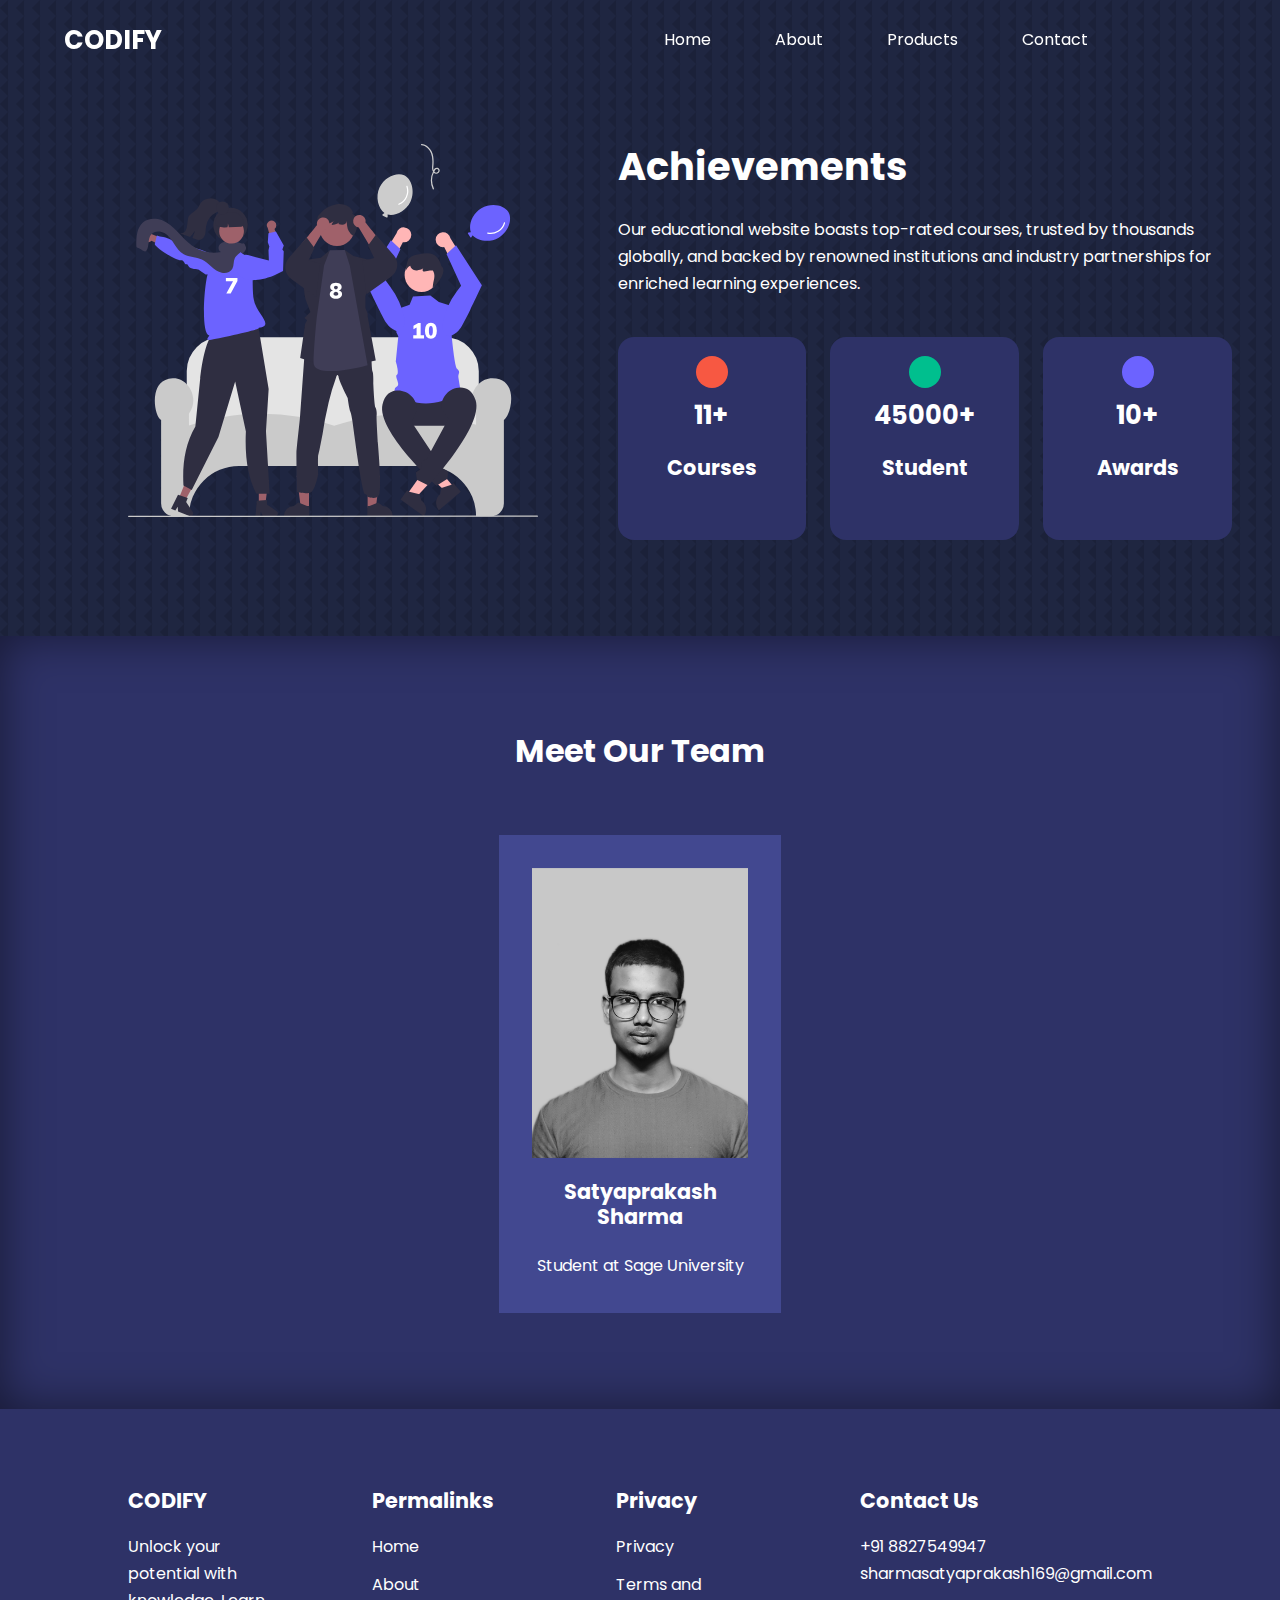
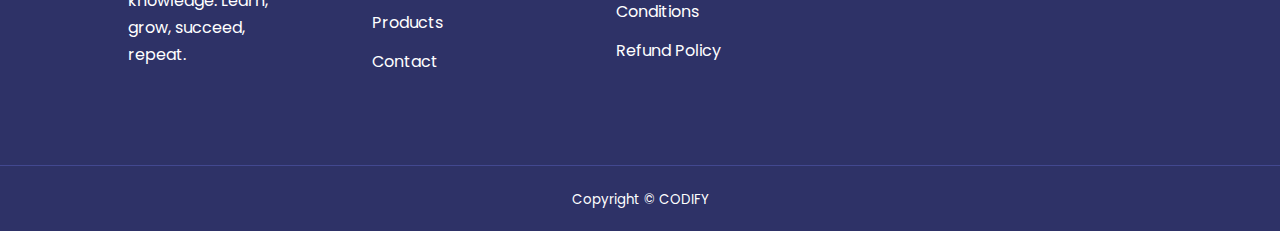
<file: about.html>
<!DOCTYPE html>
<html lang="en">
<head>
    <meta charset="UTF-8">
    <meta name="viewport" content="width=device-width, initial-scale=1.0">
    <title>CODIFY</title>
    
    <link rel="stylesheet" href="https://cdnjs.cloudflare.com/ajax/libs/font-awesome/6.5.2/css/all.min.css" integrity="sha512-SnH5WK+bZxgPHs44uWIX+LLJAJ9/2PkPKZ5QiAj6Ta86w+fsb2TkcmfRyVX3pBnMFcV7oQPJkl9QevSCWr3W6A==" crossorigin="anonymous" referrerpolicy="no-referrer" />

    <link rel="preconnect" href="https://fonts.googleapis.com">
    <link rel="preconnect" href="https://fonts.gstatic.com" crossorigin>
    <link href="https://fonts.googleapis.com/css2?family=Merriweather:ital,wght@0,300;0,400;0,700;0,900;1,300;1,400;1,700;1,900&family=Poppins:ital,wght@0,100;0,200;0,300;0,400;0,500;0,600;0,700;0,800;0,900;1,100;1,200;1,300;1,400;1,500;1,600;1,700;1,800;1,900&display=swap" rel="stylesheet">
    



    <link rel="stylesheet" href="./css/style.css">
    <link rel="stylesheet" href="./css/about.css">

    <style>
        body{
            background-image: url(/images/bg-texture.png);
        }
    </style>

</head>
<body>
    <nav>
        <div class="container nav__container">
            <a href="main.html"><h3>CODIFY</h3></a>
            <ul class="nav__menu">
                <li><a href="main.html">Home</a></li>
                <li><a href="about.html">About</a></li>
                <li><a href="courses.html">Products</a></li>
                <li><a href="contact.html">Contact</a></li>
                <li><a href="userAcc.html"><i class="fa-solid fa-circle-user" style="color: #fafcff;" id="user"></i></a></li>
            </ul>
        <button id="open-menu-btn"><i class="fa-solid fa-bars" style="color: #fff;"></i></button>

        <button id="close-menu-btn"><i class="fa-solid fa-xmark" style="color: #fff;"></i></button>
        </div>
    </nav>





    <section class="about__achievements">
        <div class="container about__achievements-container">
            <div class="about__achievements-left">
                <img src="./images/about achievements.svg">
            </div>
            <div class="about__achievements-right">
                <h1>Achievements</h1>
                <p>
                    Our educational website boasts top-rated courses, trusted by thousands globally, and backed by renowned institutions and industry partnerships for enriched learning experiences.
                </p>
                <div class="achievements__cards">
                    <article class="achievement__card">
                        <span class="achievement__icon">
                            <i class="fa-solid fa-video" style="color: #ffffff;"></i>
                        </span>
                        <h3>11+</h3>
                        <h4><p>Courses</p></h4>
                    </article>


                    <article class="achievement__card">
                        <span class="achievement__icon">
                            <i class="fa-regular fa-user" style="color: #ffffff;"></i>
                        </span>
                        <h3>45000+</h3>
                        <h4><p>Student</p></h4>
                    </article>


                    <article class="achievement__card">
                        <span class="achievement__icon">
                            <i class="fa-solid fa-award" style="color: #ffffff;"></i>
                        </span>
                        <h3>10+</h3>
                        <h4><p>Awards</p></h4>
                    </article>
                </div>
            </div>
        </div>
    </section>


<!----===========================END OF ACHIEVEMENTS==========================-->



<section class="team">
    <h2>Meet Our Team</h2>
    <div class="container team__container">
        <article class="team__member">
            <div class="team__member-image">
                <img src="./images/ppc.png" height="290px">
            </div>
            <div class="team_member-info">
                <h4>Satyaprakash Sharma</h4>
                <p>Student at Sage University</p>
            </div>
            <div class="team__member-socials">
                <a href="https://www.instagram.com/satyam27.exe/" target="_blank"><i class="fa-brands fa-instagram" style="color: #ffffff;"></i></a>
                <a href="https://twitter.com" target="_blank"><i class="fa-brands fa-x-twitter" style="color: #ffffff;"></i></a>
                <a href="https://linkedin.com" target="_blank"><i class="fa-brands fa-linkedin" style="color: #ffffff;"></i></a>
            </div>
        </article>
    </div>
</section>


<!----===========================END OF TEAM==========================-->
















<footer>
    <div class="container footer__container">
        <div class="footer__1">
            <a href="main.html" class="footer__logo"><h4>CODIFY</h4></a>
            <p>
                Unlock your potential with knowledge. Learn, grow, succeed, repeat.
            </p>
        </div>
        
        <div class="footer__2">
            <h4>Permalinks</h4>
            <ul class="permalinks">
                <li><a href="main.html">Home</a></li>
                <li><a href="about.html">About</a></li>
                <li><a href="courses.html">Products</a></li>
                <li><a href="contact.html">Contact</a></li>
            </ul>
        </div>
        
        <div class="footer__3">
            <h4>Privacy</h4>
            <ul class="Privacy">
                <li><a href="#">Privacy</a></li>
                <li><a href="#">Terms and Conditions</a></li>
                <li><a href="#">Refund Policy</a></li>
        </ul>
    </div>
    
    <div class="footer__4">
        <h4>Contact Us</h4>
        <div>
            <p>+91 8827549947</p>
            <p>sharmasatyaprakash169@gmail.com</p>
        </div>

        <ul class="footer__socials">
            <li>
                <a href="#"><i class="fa-brands fa-facebook" style="color: #ffffff;"></i></a>
            </li>
            <li>
                <a href="#"><i class="fa-brands fa-instagram" style="color: #ffffff;"></i></a>
            </li>
            <li>
                <a href="#"><i class="fa-brands fa-x-twitter" style="color: #ffffff;"></i></a>
            </li>
            <li>
                <a href="#"><i class="fa-brands fa-linkedin" style="color: #ffffff;"></i></a>
            </li>
        </ul>
    
</div>

</div>
<div class="footer__copyright">
    <small>Copyright &copy; CODIFY</small>
</div>

</footer>
    
    
    
    
    
    
    
    
    
    
    
    

    <script src="main.js"></script>
    </body>
    </html>
</file>
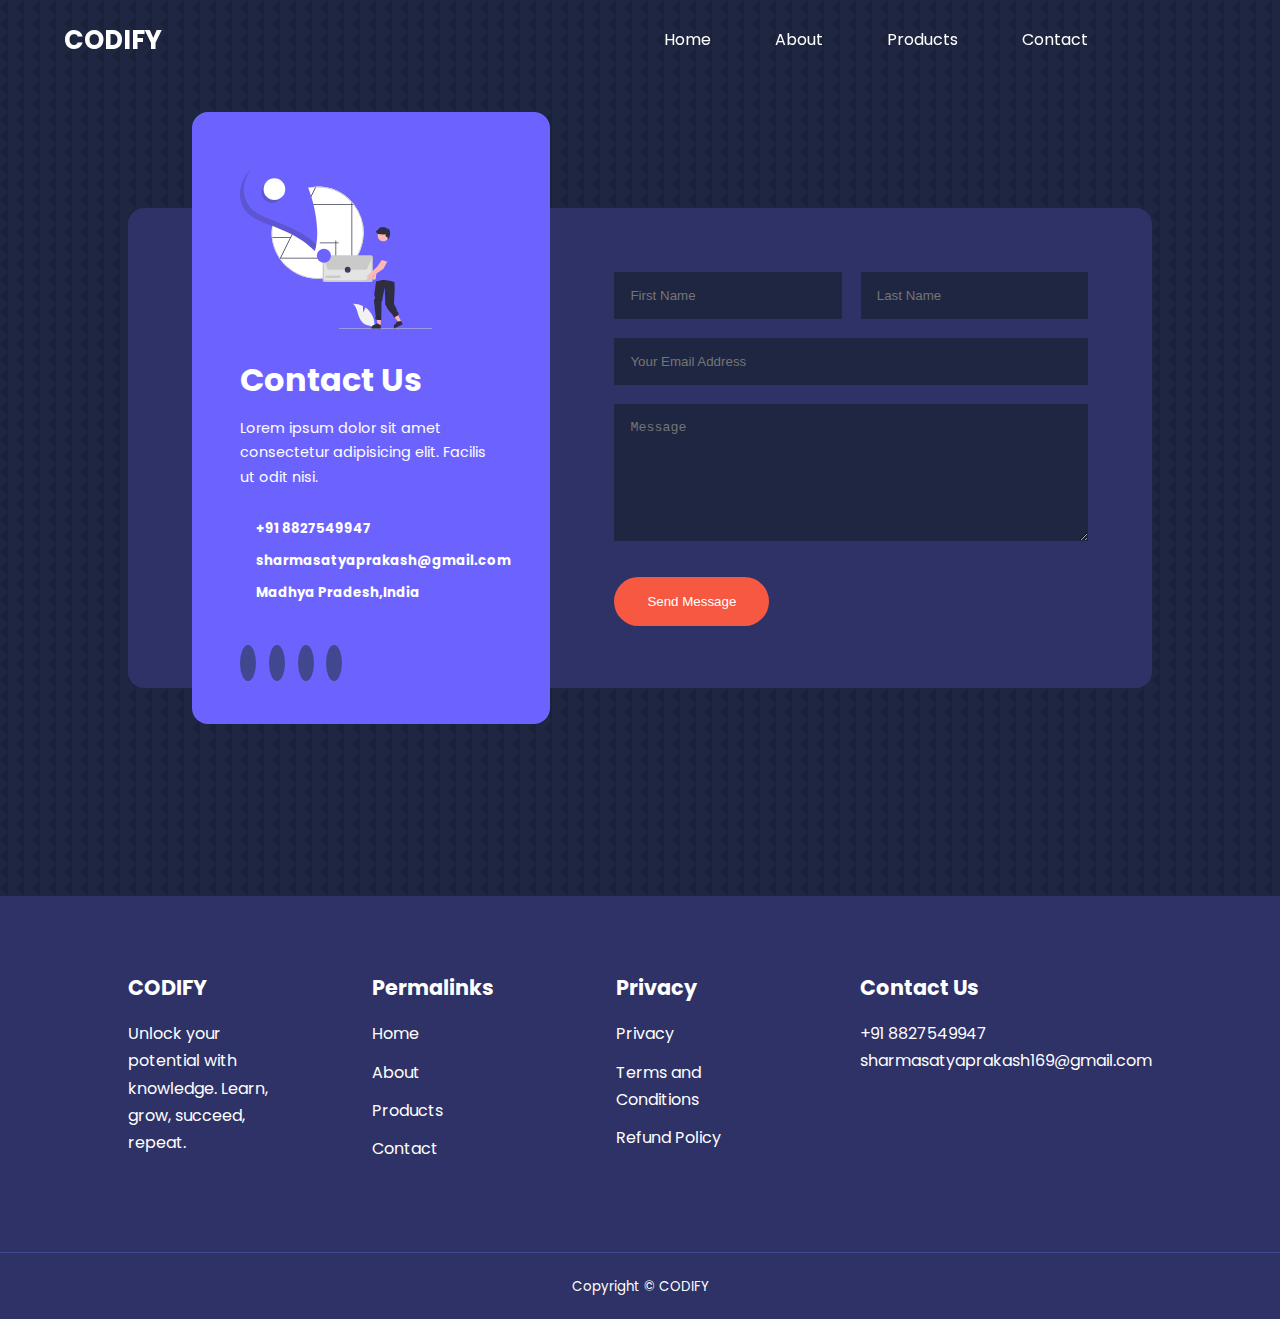
<file: contact.html>
<!DOCTYPE html>
<html lang="en">
<head>
    <meta charset="UTF-8">
    <meta name="viewport" content="width=device-width, initial-scale=1.0">
    <title>CODIFY</title>
    
    <link rel="stylesheet" href="https://cdnjs.cloudflare.com/ajax/libs/font-awesome/6.5.2/css/all.min.css" integrity="sha512-SnH5WK+bZxgPHs44uWIX+LLJAJ9/2PkPKZ5QiAj6Ta86w+fsb2TkcmfRyVX3pBnMFcV7oQPJkl9QevSCWr3W6A==" crossorigin="anonymous" referrerpolicy="no-referrer" />
    
    <link rel="preconnect" href="https://fonts.googleapis.com">
    <link rel="preconnect" href="https://fonts.gstatic.com" crossorigin>
    <link href="https://fonts.googleapis.com/css2?family=Merriweather:ital,wght@0,300;0,400;0,700;0,900;1,300;1,400;1,700;1,900&family=Poppins:ital,wght@0,100;0,200;0,300;0,400;0,500;0,600;0,700;0,800;0,900;1,100;1,200;1,300;1,400;1,500;1,600;1,700;1,800;1,900&display=swap" rel="stylesheet">


    <link rel="stylesheet" href="./css/style.css">
    <link rel="stylesheet" href="./css/contact.css">
    <style>
        body{
            background-image: url(/images/bg-texture.png);
        }
    </style>

</head>
<body>
    <nav>
        <div class="container nav__container">
            <a href="main.html"><h3>CODIFY</h3></a>
            <ul class="nav__menu">
                <li><a href="main.html">Home</a></li>
                <li><a href="about.html">About</a></li>
                <li><a href="courses.html">Products</a></li>
                <li><a href="contact.html">Contact</a></li>
                <li><a href="userAcc.html"><i class="fa-solid fa-circle-user" style="color: #fafcff;" id="user"></i></a></li>
            </ul>
        <button id="open-menu-btn"><i class="fa-solid fa-bars" style="color: #fff;"></i></button>

        <button id="close-menu-btn"><i class="fa-solid fa-xmark" style="color: #fff;"></i></button>
        </div>
    </nav>





    <section class="contact">
        <div class="container contact__container">
            <aside class="contact__aside">
                <div class="aside__image">
                    <img src="/images/contact.svg">
                </div>
                <h2>Contact Us</h2>
                <p>
                    Lorem ipsum dolor sit amet consectetur adipisicing elit. Facilis ut odit nisi.
                </p>
                <ul class="contact__details">
                    <li>
                        <i class="fa-solid fa-phone" style="color: #ffffff;"></i>
                        <h5>+91 8827549947</h5>
                    </li>
                    
                    <li>
                        <i class="fa-solid fa-envelope" style="color: #ffffff;"></i>
                        <h5>sharmasatyaprakash@gmail.com</h5>
                    </li>
                    
                    <li>
                        <i class="fa-solid fa-location-dot" style="color: #ffffff;"></i>
                        <h5>Madhya Pradesh,India</h5>
                    </ul>

                   <ul class="contact__socials"> </li>

                    <li>
                        <a href="#"><i class="fa-brands fa-facebook" style="color: #ffffff;"></i></a>
                    </li>
                    <li>
                        <a href="#"><i class="fa-brands fa-instagram" style="color: #ffffff;"></i></a>
                    </li>
                    <li>
                        <a href="#"><i class="fa-brands fa-x-twitter" style="color: #ffffff;"></i></a>
                    </li>
                    <li>
                        <a href="#"><i class="fa-brands fa-linkedin" style="color: #ffffff;"></i></a>
                    </li>
                </ul>
            </aside>


            <form action="https://formspree.io/f/mdoqrkvk" method="post" class="contact__form">
                <div class="form__name">
                    <input type="text" name="First Name" placeholder="First Name" required>
                    <input type="text" name="Last Name" placeholder="Last Name" required>
                </div>
                <input type="email" name="Email Address" placeholder="Your Email Address" required>
                <textarea name="Message" rows="7" placeholder="Message" required></textarea>
                <button type="submit" class="btn btn-primary">Send Message</button>
            </form>
        </div>
    </section>



    
    <footer>
        <div class="container footer__container">
            <div class="footer__1">
                <a href="main.html" class="footer__logo"><h4>CODIFY</h4></a>
                <p>
                    Unlock your potential with knowledge. Learn, grow, succeed, repeat.
                </p>
            </div>
            
            <div class="footer__2">
                <h4>Permalinks</h4>
                <ul class="permalinks">
                    <li><a href="main.html">Home</a></li>
                    <li><a href="about.html">About</a></li>
                    <li><a href="courses.html">Products</a></li>
                    <li><a href="contact.html">Contact</a></li>
                </ul>
            </div>
            
            <div class="footer__3">
                <h4>Privacy</h4>
                <ul class="Privacy">
                    <li><a href="#">Privacy</a></li>
                    <li><a href="#">Terms and Conditions</a></li>
                    <li><a href="#">Refund Policy</a></li>
            </ul>
        </div>
        
        <div class="footer__4">
            <h4>Contact Us</h4>
            <div>
                <p>+91 8827549947</p>
                <p>sharmasatyaprakash169@gmail.com</p>
            </div>
    
            <ul class="footer__socials">
                <li>
                    <a href="#"><i class="fa-brands fa-facebook" style="color: #ffffff;"></i></a>
                </li>
                <li>
                    <a href="#"><i class="fa-brands fa-instagram" style="color: #ffffff;"></i></a>
                </li>
                <li>
                    <a href="#"><i class="fa-brands fa-x-twitter" style="color: #ffffff;"></i></a>
                </li>
                <li>
                    <a href="#"><i class="fa-brands fa-linkedin" style="color: #ffffff;"></i></a>
                </li>
            </ul>
        
    </div>
    
    </div>
    <div class="footer__copyright">
        <small>Copyright &copy; CODIFY</small>
    </div>
    
    </footer>













<script src="main.js"></script>
</body>
</html>
</file>
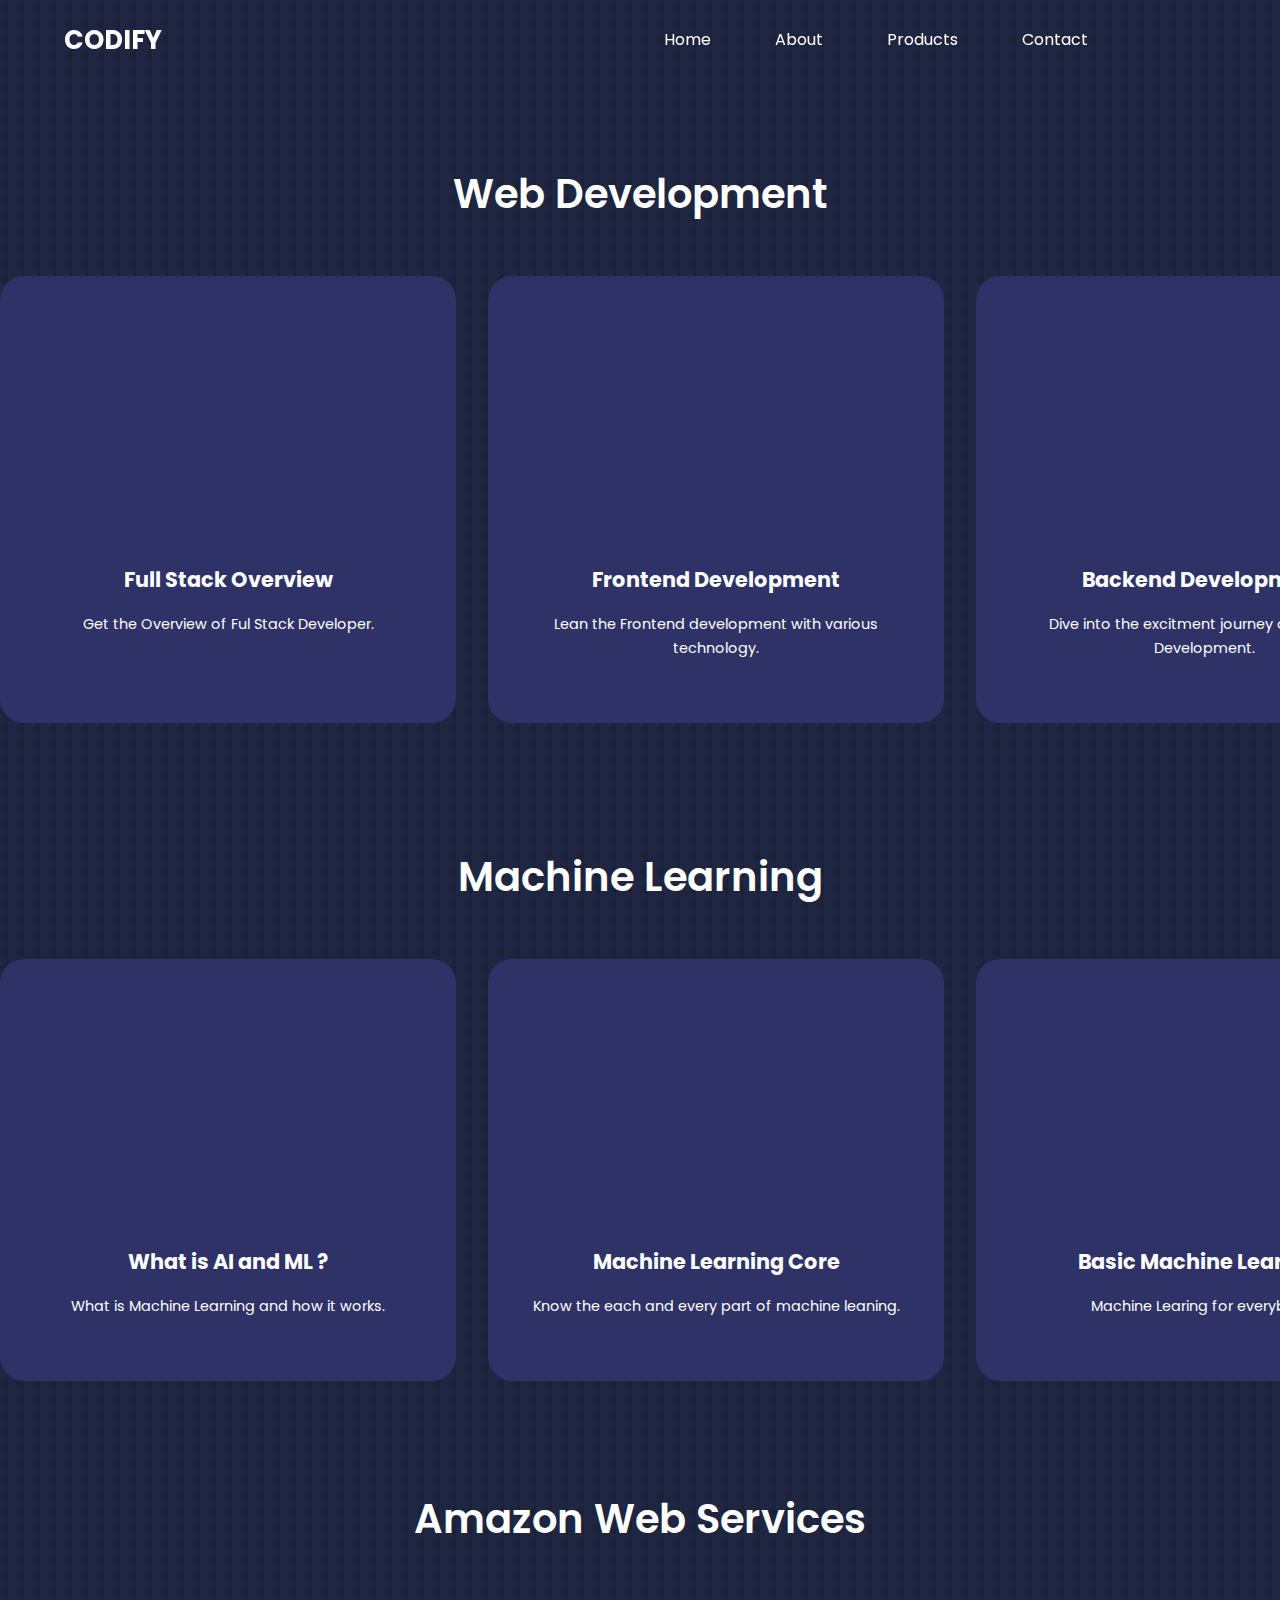
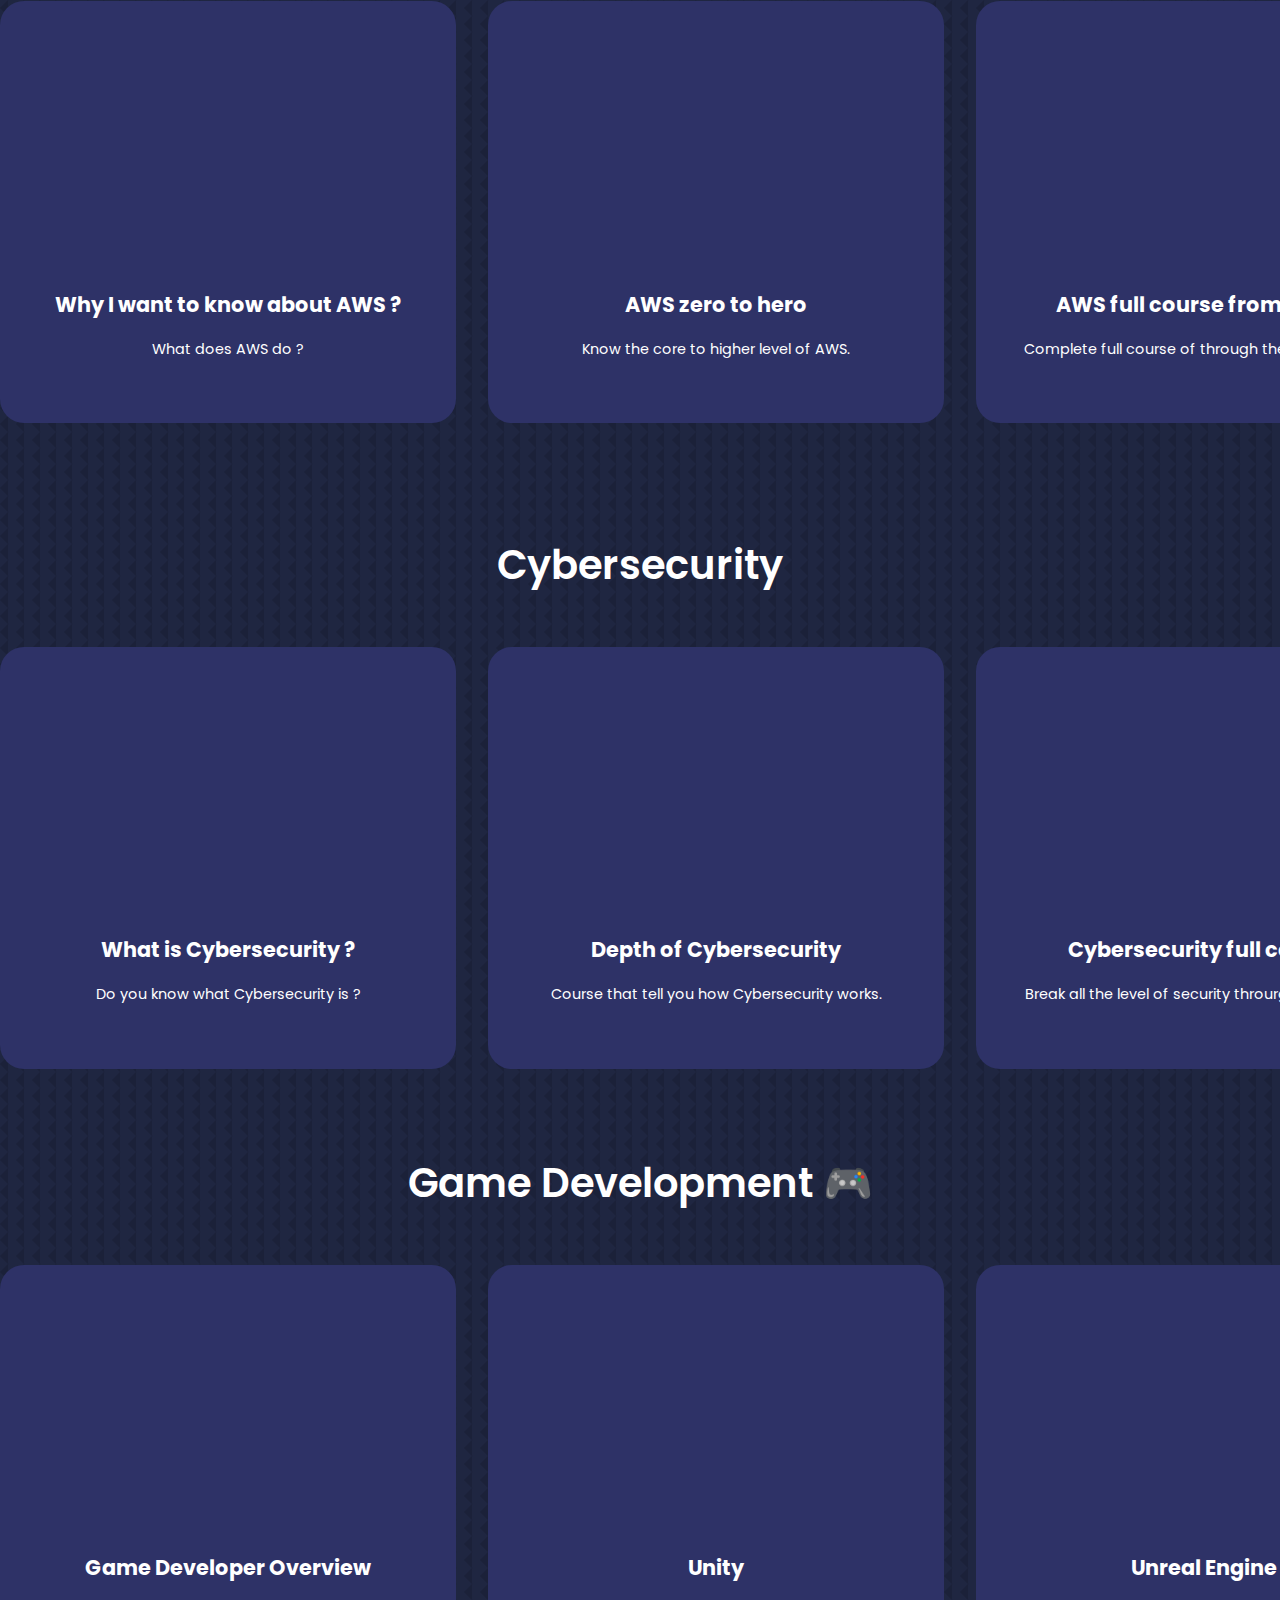
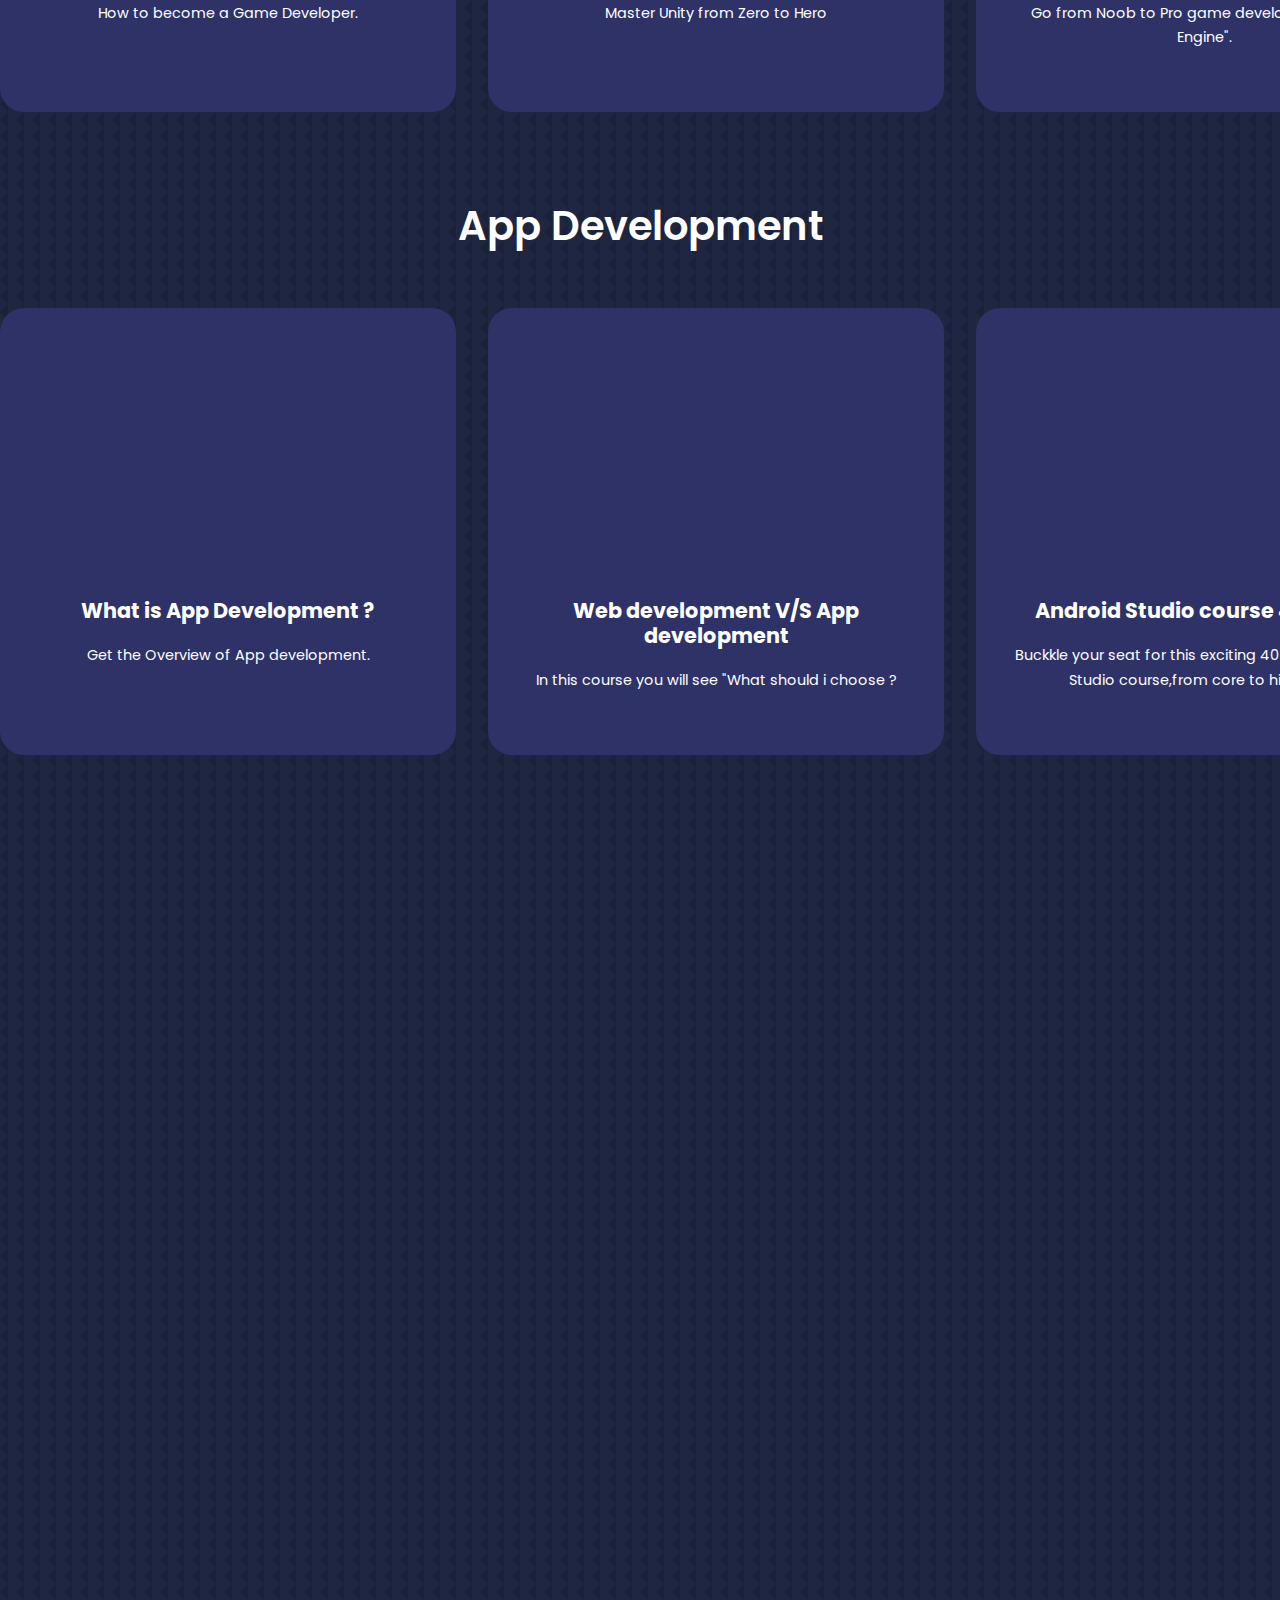
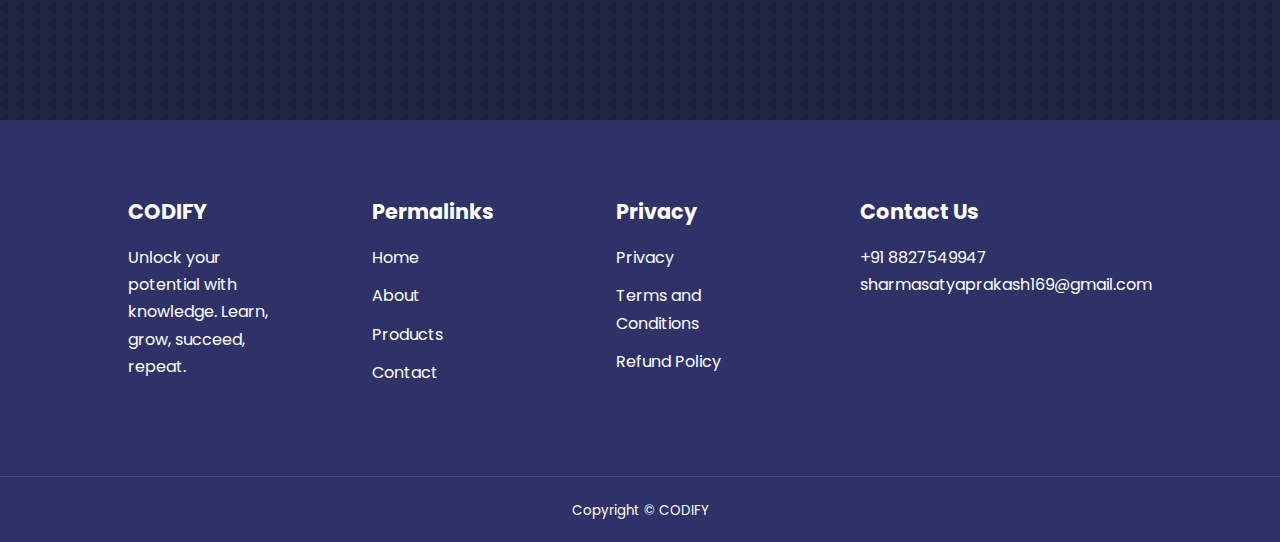
<file: courses.html>
<!DOCTYPE html>
<html lang="en">
<head>
    <meta charset="UTF-8">
    <meta name="viewport" content="width=device-width, initial-scale=1.0">
    <title>CODIFY</title>
    
    <link rel="stylesheet" href="https://cdnjs.cloudflare.com/ajax/libs/font-awesome/6.5.2/css/all.min.css" integrity="sha512-SnH5WK+bZxgPHs44uWIX+LLJAJ9/2PkPKZ5QiAj6Ta86w+fsb2TkcmfRyVX3pBnMFcV7oQPJkl9QevSCWr3W6A==" crossorigin="anonymous" referrerpolicy="no-referrer" />


    <link rel="preconnect" href="https://fonts.googleapis.com">
    <link rel="preconnect" href="https://fonts.gstatic.com" crossorigin>
    <link href="https://fonts.googleapis.com/css2?family=Merriweather:ital,wght@0,300;0,400;0,700;0,900;1,300;1,400;1,700;1,900&family=Poppins:ital,wght@0,100;0,200;0,300;0,400;0,500;0,600;0,700;0,800;0,900;1,100;1,200;1,300;1,400;1,500;1,600;1,700;1,800;1,900&display=swap" rel="stylesheet">


    <link rel="stylesheet" href="./css/style.css">
    <link rel="stylesheet" href="./css/course.css">
    <style>
        body{
            background-image: url(/images/bg-texture.png);
        }
     
    </style>

    

</head>
<body>
    <nav>
        <div class="container nav__container">
            <a href="main.html"><h3>CODIFY</h3></a>
            <ul class="nav__menu">
                <li><a href="main.html">Home</a></li>
                <li><a href="about.html">About</a></li>
                <li><a href="courses.html">Products</a></li>
                <li><a href="contact.html">Contact</a></li>
                <li><a href="userAcc.html"><i class="fa-solid fa-circle-user" style="color: #fafcff;" id="user"></i></a></li>
            </ul>
        <button id="open-menu-btn"><i class="fa-solid fa-bars" style="color: #fff;"></i></button>

        <button id="close-menu-btn"><i class="fa-solid fa-xmark" style="color: #fff;"></i></button>
        </div>
    </nav>





    <section id="course" class="courses">

        
        <p id="head">Web Development</p>

        <div class="coatainer courses__container">
            
            <article class="course">
                <div class="courses__image">
                    <iframe width="450" height="253.13" src="https://www.youtube.com/embed/rb00g_CPY6U?si=E4JTQ6CU6fGkNOX_" title="YouTube video player" frameborder="0" allow="accelerometer; autoplay; clipboard-write; encrypted-media; gyroscope; picture-in-picture; web-share" referrerpolicy="strict-origin-when-cross-origin" allowfullscreen></iframe>
                </div>
                <div class="course__info">
                    <h4>Full Stack Overview</h4>
                <p>
                    Get the Overview of Ful Stack Developer.
                </p>
                </div>
            </article>
    
    
            <article class="course">
                <div class="courses__image">
                    <iframe width="450" height="253.13" src="https://www.youtube.com/embed/videoseries?list=PLbtI3_MArDOkNtOan8BQkG6P8wf6pNVz-" title="YouTube video player" frameborder="0" allow="accelerometer; autoplay; clipboard-write; encrypted-media; gyroscope; picture-in-picture; web-share" referrerpolicy="strict-origin-when-cross-origin" allowfullscreen></iframe>
                </div>
               <div class="course__info">
                <h4>Frontend Development</h4>
                <p>
                    Lean the Frontend development with various technology.
                </p>
               </div>
            </article>
    
    
            <article class="course">
                <div class="courses__image">
                    <iframe width="450" height="253.13" src="https://www.youtube.com/embed/videoseries?list=PLbtI3_MArDOkXRLxdMt1NOMtCS-84ibHH" title="YouTube video player" frameborder="0" allow="accelerometer; autoplay; clipboard-write; encrypted-media; gyroscope; picture-in-picture; web-share" referrerpolicy="strict-origin-when-cross-origin" allowfullscreen></iframe>
                </div>
                <div class="course__info">
                    <h4>Backend Development</h4>
                <p>
                    
                Dive into the excitment journey of Backend Development.
                </p>
                </div>
            </article>
        </div>

        


        <p id="head2">Machine Learning</p>
        
        <div class="coatainer2 courses__container">
            
            <article class="course">
                <div class="courses__image">
                    <iframe width="450" height="253.13" src="https://www.youtube.com/embed/AMxtGWcMYd4?si=3UM1dSHRlPK1_3b2" title="YouTube video player" frameborder="0" allow="accelerometer; autoplay; clipboard-write; encrypted-media; gyroscope; picture-in-picture; web-share" referrerpolicy="strict-origin-when-cross-origin" allowfullscreen></iframe>
                </div>
                <div class="course__info">
                    <h4>What is AI and ML ?</h4>
                <p>
                    What is Machine Learning and how it works.
                </p>
                </div>
            </article>
    
    
            <article class="course">
                <div class="courses__image">
                    <iframe width="450" height="253.13" src="https://www.youtube.com/embed/videoseries?list=PLKnIA16_Rmvbr7zKYQuBfsVkjoLcJgxHH" title="YouTube video player" frameborder="0" allow="accelerometer; autoplay; clipboard-write; encrypted-media; gyroscope; picture-in-picture; web-share" referrerpolicy="strict-origin-when-cross-origin" allowfullscreen></iframe>
                </div>
               <div class="course__info">
                <h4>Machine Learning Core</h4>
                <p>
                    Know the each and every part of machine leaning.
                </p>
               </div>
            </article>
    
    
            <article class="course">
                <div class="courses__image">
                    <iframe width="450" height="253.13" src="https://www.youtube.com/embed/i_LwzRVP7bg?si=-6Fwa2n_ySpM8k0s" title="YouTube video player" frameborder="0" allow="accelerometer; autoplay; clipboard-write; encrypted-media; gyroscope; picture-in-picture; web-share" referrerpolicy="strict-origin-when-cross-origin" allowfullscreen></iframe>
                </div>
                <div class="course__info">
                    <h4>Basic Machine Learning</h4>
                <p>
                    
                Machine Learing for everybody.
                </p>
                </div>
            </article>
        </div>


        <p id="head3">Amazon Web Services</p>
        
        <div class="coatainer3 courses__container">
            
            <article class="course">
                <div class="courses__image">
                    <iframe width="450" height="253.13" src="https://www.youtube.com/embed/TLf5OASKf18?si=Tw89siAS6uTCTbZ-" title="YouTube video player" frameborder="0" allow="accelerometer; autoplay; clipboard-write; encrypted-media; gyroscope; picture-in-picture; web-share" referrerpolicy="strict-origin-when-cross-origin" allowfullscreen></iframe>
                </div>
                <div class="course__info">
                    <h4>Why I want to know about AWS ?</h4>
                <p>
                    What does AWS do ?
                </p>
                </div>
            </article>
    
    
            <article class="course">
                <div class="courses__image">
                    <iframe width="450" height="253.13" src="https://www.youtube.com/embed/videoseries?list=PL6XT0grm_TfgtwtwUit305qS-HhDvb4du" title="YouTube video player" frameborder="0" allow="accelerometer; autoplay; clipboard-write; encrypted-media; gyroscope; picture-in-picture; web-share" referrerpolicy="strict-origin-when-cross-origin" allowfullscreen></iframe>
                </div>
               <div class="course__info">
                <h4>AWS zero to hero</h4>
                <p>
                    Know the core to higher level of AWS.
                </p>
               </div>
            </article>
    
    
            <article class="course">
                <div class="courses__image">
                    <iframe width="450" height="253.13" src="https://www.youtube.com/embed/B8i49C8fC3E?si=wO1e9dY54gxEeH8m" title="YouTube video player" frameborder="0" allow="accelerometer; autoplay; clipboard-write; encrypted-media; gyroscope; picture-in-picture; web-share" referrerpolicy="strict-origin-when-cross-origin" allowfullscreen></iframe>
                </div>
                <div class="course__info">
                    <h4>AWS full course from scaler</h4>
                <p>
                    
                Complete full course of  through the best mentor.
                </p>
                </div>
            </article>
        </div>



        <p id="head4">Cybersecurity</p>
        
        <div class="coatainer4 courses__container">
            
            <article class="course">
                <div class="courses__image">
                    <iframe width="450" height="253.13" src="https://www.youtube.com/embed/vK4Mno4QYqk?si=T1btd15fwvqvbdiP" title="YouTube video player" frameborder="0" allow="accelerometer; autoplay; clipboard-write; encrypted-media; gyroscope; picture-in-picture; web-share" referrerpolicy="strict-origin-when-cross-origin" allowfullscreen></iframe>
                </div>
                <div class="course__info">
                    <h4>What is Cybersecurity ?</h4>
                <p>
                    Do you know what Cybersecurity is ?
                </p>
                </div>
            </article>
    
    
            <article class="course">
                <div class="courses__image">
                    <iframe width="450" height="253.13" src="https://www.youtube.com/embed/hXSFdwIOfnE?si=hrPubGSehAZ6oKr-" title="YouTube video player" frameborder="0" allow="accelerometer; autoplay; clipboard-write; encrypted-media; gyroscope; picture-in-picture; web-share" referrerpolicy="strict-origin-when-cross-origin" allowfullscreen></iframe>
                </div>
               <div class="course__info">
                <h4>Depth of Cybersecurity</h4>
                <p>
                    Course that tell you how Cybersecurity works.
                </p>
               </div>
            </article>
    
    
            <article class="course">
                <div class="courses__image">
                    <iframe width="450" height="253.13" src="https://www.youtube.com/embed/v3iUx2SNspY?si=0j0i9Fa6mU95f2Lb" title="YouTube video player" frameborder="0" allow="accelerometer; autoplay; clipboard-write; encrypted-media; gyroscope; picture-in-picture; web-share" referrerpolicy="strict-origin-when-cross-origin" allowfullscreen></iframe>
                </div>
                <div class="course__info">
                    <h4>Cybersecurity full course</h4>
                <p>
                    
                Break all the level of security throurgh this course.
                </p>
                </div>
            </article>
        </div>



        <p id="head5">Game Development 🎮</p>
        
        <div class="coatainer5 courses__container">
            
            <article class="course">
                <div class="courses__image">
                    <iframe width="450" height="253.13" src="https://www.youtube.com/embed/qPxvmrtTQ_4?si=iZDiKcEeZku0EQEp" title="YouTube video player" frameborder="0" allow="accelerometer; autoplay; clipboard-write; encrypted-media; gyroscope; picture-in-picture; web-share" referrerpolicy="strict-origin-when-cross-origin" allowfullscreen></iframe>
                </div>
                <div class="course__info">
                    <h4>Game Developer Overview</h4>
                <p>
                    How to become a Game Developer.
                </p>
                </div>
            </article>
    
    
            <article class="course">
                <div class="courses__image">
                    <iframe width="450" height="253.13" src="https://www.youtube.com/embed/AmGSEH7QcDg?si=yn0uSvvZQ8aYqs64" title="YouTube video player" frameborder="0" allow="accelerometer; autoplay; clipboard-write; encrypted-media; gyroscope; picture-in-picture; web-share" referrerpolicy="strict-origin-when-cross-origin" allowfullscreen></iframe>
                </div>
               <div class="course__info">
                <h4>Unity</h4>
                <p>
                    Master Unity from Zero to Hero
                </p>
               </div>
            </article>
    
    
            <article class="course">
                <div class="courses__image">
                    <iframe width="450" height="253.13" src="https://www.youtube.com/embed/6UlU_FsicK8?si=odksfyi3bULEmnzy" title="YouTube video player" frameborder="0" allow="accelerometer; autoplay; clipboard-write; encrypted-media; gyroscope; picture-in-picture; web-share" referrerpolicy="strict-origin-when-cross-origin" allowfullscreen></iframe>
                </div>
                <div class="course__info">
                    <h4>Unreal Engine</h4>
                <p>
                    
                Go from Noob to Pro game developer in "Unreal Engine".
                </p>
                </div>
            </article>
        </div>



        <p id="head6">App Development</p>
        
        <div class="coatainer6 courses__container">
            
            <article class="course">
                <div class="courses__image">
                    <iframe width="450" height="253.13" src="https://www.youtube.com/embed/KAh2TOrtTq4?si=yb7XNg7CFNU_8HU8" title="YouTube video player" frameborder="0" allow="accelerometer; autoplay; clipboard-write; encrypted-media; gyroscope; picture-in-picture; web-share" referrerpolicy="strict-origin-when-cross-origin" allowfullscreen></iframe>
                </div>
                <div class="course__info">
                    <h4>What is App Development ?</h4>
                <p>
                    Get the Overview of App development.
                </p>
                </div>
            </article>
    
    
            <article class="course">
                <div class="courses__image">
                    <iframe width="450" height="253.13" src="https://www.youtube.com/embed/vQcHPQJ4Ujs?si=_54UZDpnWAF22LnB" title="YouTube video player" frameborder="0" allow="accelerometer; autoplay; clipboard-write; encrypted-media; gyroscope; picture-in-picture; web-share" referrerpolicy="strict-origin-when-cross-origin" allowfullscreen></iframe>
                </div>
               <div class="course__info">
                <h4>Web development V/S App development</h4>
                <p>
                    In this course you will see "What should i choose ?
                </p>
               </div>
            </article>
    
    
            <article class="course">
                <div class="courses__image">
                    <iframe width="450" height="253.13" src="https://www.youtube.com/embed/u64gyCdqawU?si=y1Z9OEe7scUL15Jl" title="YouTube video player" frameborder="0" allow="accelerometer; autoplay; clipboard-write; encrypted-media; gyroscope; picture-in-picture; web-share" referrerpolicy="strict-origin-when-cross-origin" allowfullscreen></iframe>
                </div>
                <div class="course__info">
                    <h4>Android Studio course 40 Hours </h4>
                <p>
                    
                Buckkle your seat for this exciting 40+ hours Android Studio course,from core to high level.
                </p>
                </div>
            </article>
        </div>

        













     </section>
    <!----===============END OF COURSES=================-->













<footer>
    <div class="container footer__container">
        <div class="footer__1">
            <a href="main.html" class="footer__logo"><h4>CODIFY</h4></a>
            <p>
                Unlock your potential with knowledge. Learn, grow, succeed, repeat.
            </p>
        </div>
        
        <div class="footer__2">
            <h4>Permalinks</h4>
            <ul class="permalinks">
                <li><a href="main.html">Home</a></li>
                <li><a href="about.html">About</a></li>
                <li><a href="courses.html">Products</a></li>
                <li><a href="contact.html">Contact</a></li>
            </ul>
        </div>
        
        <div class="footer__3">
            <h4>Privacy</h4>
            <ul class="Privacy">
                <li><a href="#">Privacy</a></li>
                <li><a href="#">Terms and Conditions</a></li>
                <li><a href="#">Refund Policy</a></li>
        </ul>
    </div>
    
    <div class="footer__4">
        <h4>Contact Us</h4>
        <div>
            <p>+91 8827549947</p>
            <p>sharmasatyaprakash169@gmail.com</p>
        </div>

        <ul class="footer__socials">
            <li>
                <a href="#"><i class="fa-brands fa-facebook" style="color: #ffffff;"></i></a>
            </li>
            <li>
                <a href="#"><i class="fa-brands fa-instagram" style="color: #ffffff;"></i></a>
            </li>
            <li>
                <a href="#"><i class="fa-brands fa-x-twitter" style="color: #ffffff;"></i></a>
            </li>
            <li>
                <a href="#"><i class="fa-brands fa-linkedin" style="color: #ffffff;"></i></a>
            </li>
        </ul>
    
</div>

</div>
<div class="footer__copyright">
    <small>Copyright &copy; CODIFY</small>
</div>

</footer>













<script src="main.js"></script>
</body>
</html>
</file>
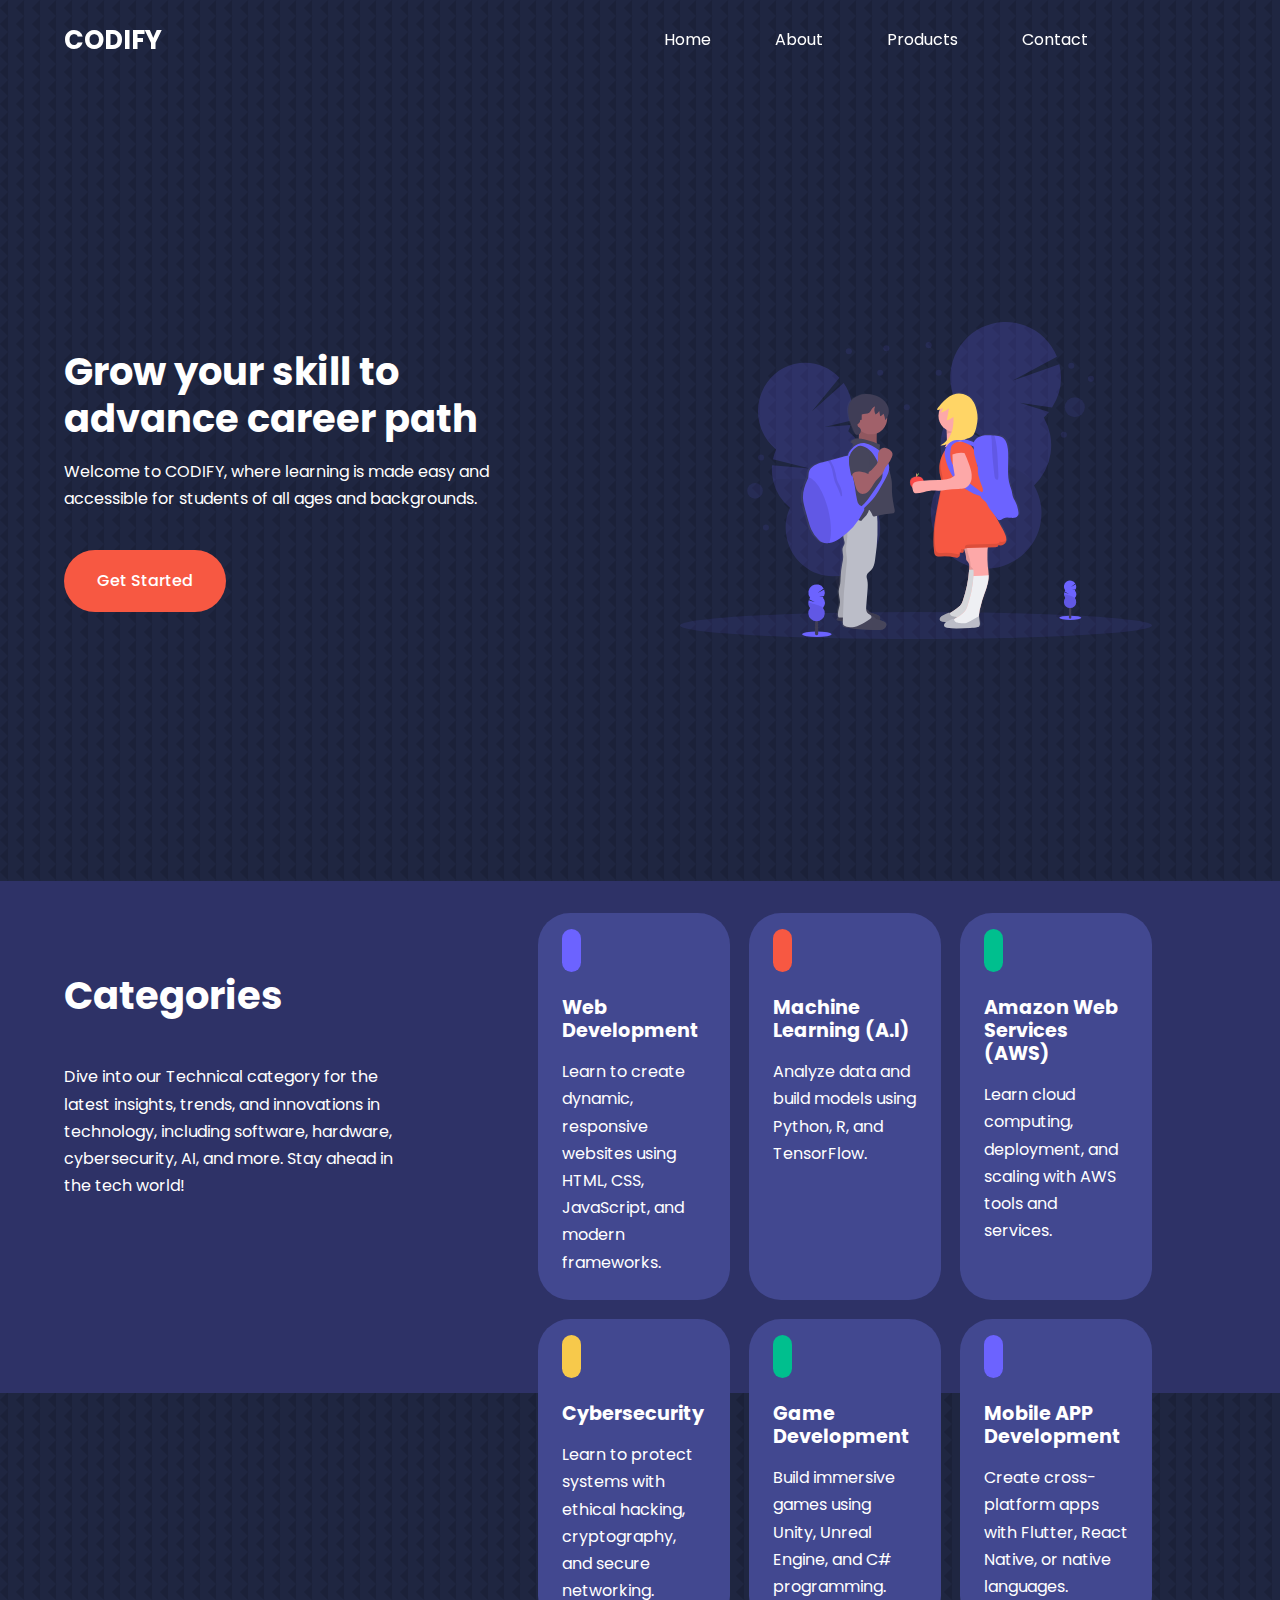
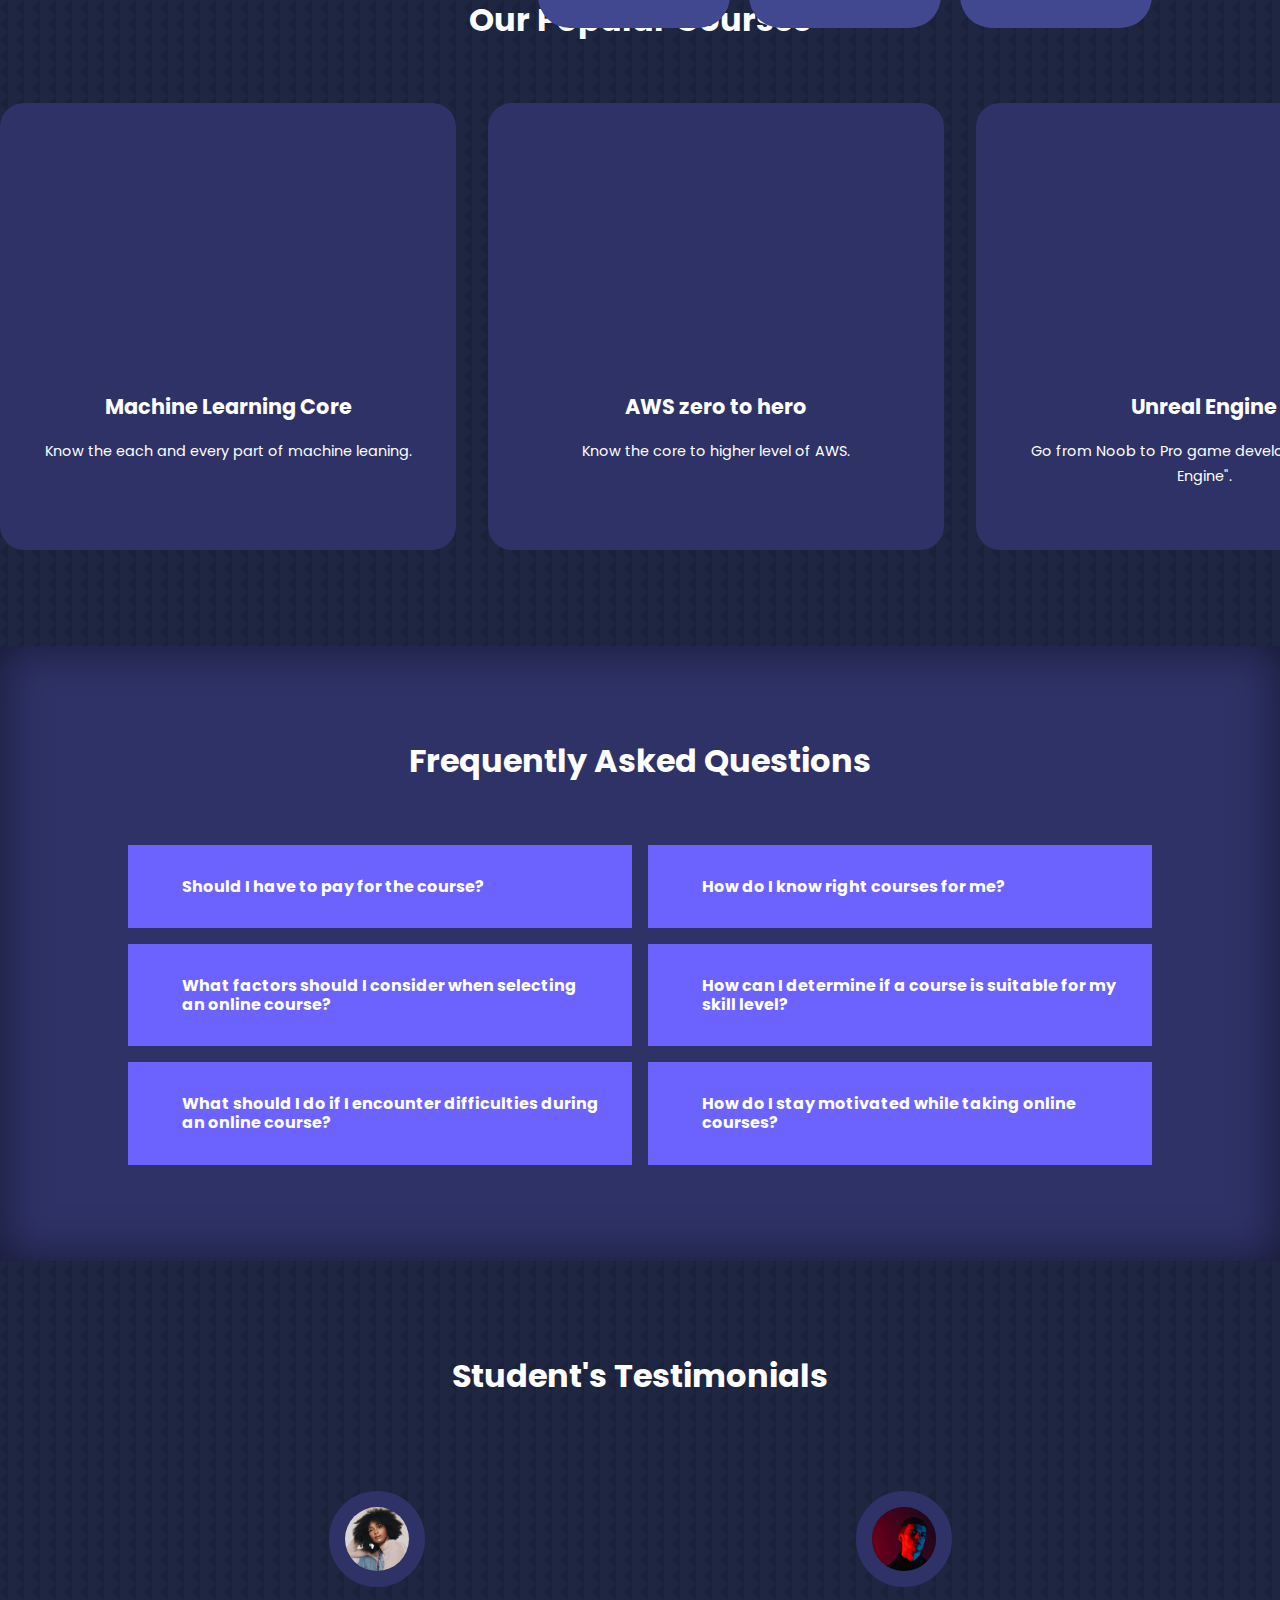
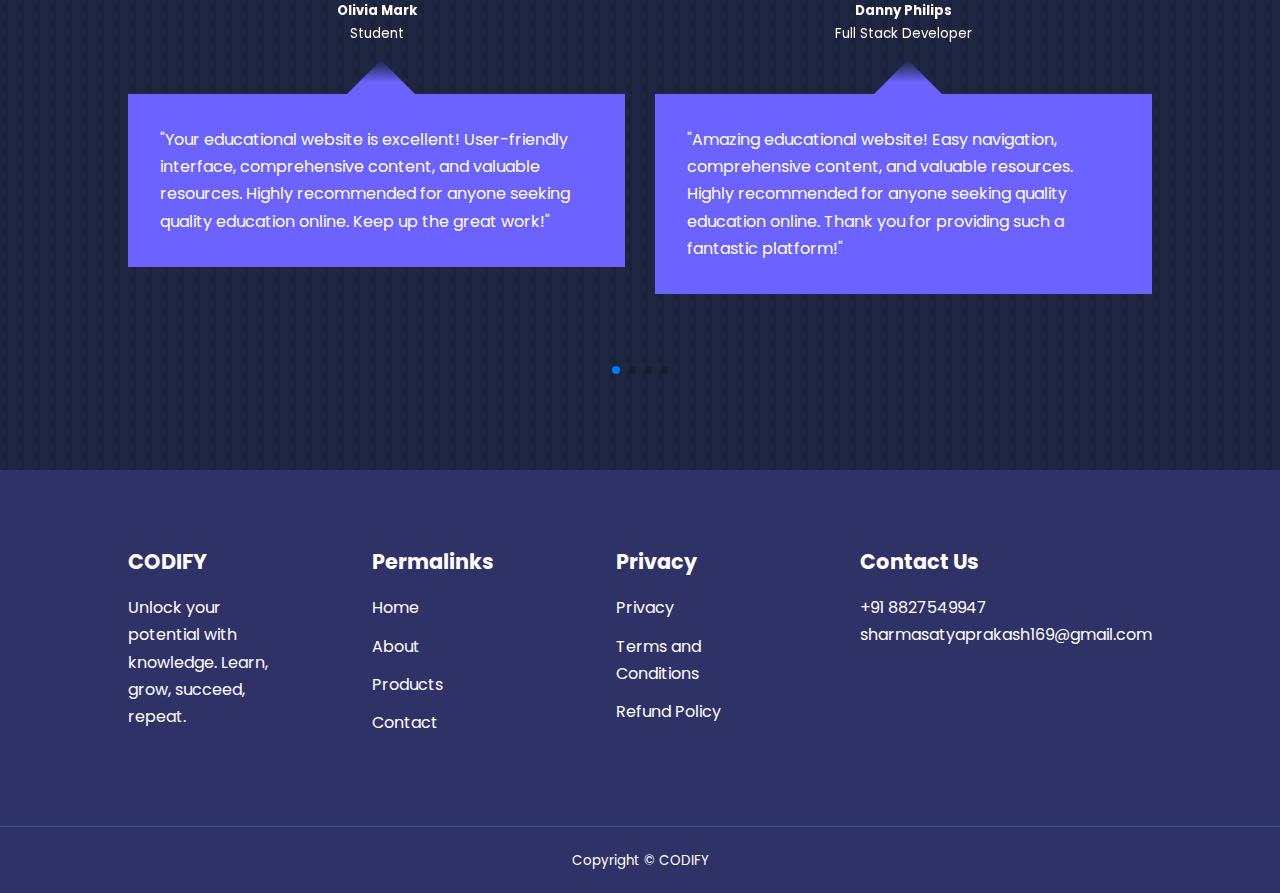
<file: main.html>
<!DOCTYPE html>
<html lang="en">
<head>
    <meta charset="UTF-8">
    <meta name="viewport" content="width=device-width, initial-scale=1.0">
    <title>CODIFY</title>

    <link rel="stylesheet" href="https://cdnjs.cloudflare.com/ajax/libs/font-awesome/6.5.2/css/all.min.css" integrity="sha512-SnH5WK+bZxgPHs44uWIX+LLJAJ9/2PkPKZ5QiAj6Ta86w+fsb2TkcmfRyVX3pBnMFcV7oQPJkl9QevSCWr3W6A==" crossorigin="anonymous" referrerpolicy="no-referrer" />

    <!-- Swipper JS -->
    
    <link
  rel="stylesheet"
  href="https://cdn.jsdelivr.net/npm/swiper@11/swiper-bundle.min.css" />


  <link rel="preconnect" href="https://fonts.googleapis.com">
    <link rel="preconnect" href="https://fonts.gstatic.com" crossorigin>
    <link href="https://fonts.googleapis.com/css2?family=Merriweather:ital,wght@0,300;0,400;0,700;0,900;1,300;1,400;1,700;1,900&family=Poppins:ital,wght@0,100;0,200;0,300;0,400;0,500;0,600;0,700;0,800;0,900;1,100;1,200;1,300;1,400;1,500;1,600;1,700;1,800;1,900&display=swap" rel="stylesheet">
    



    <link rel="stylesheet" href="./css/style.css">
    <style>
        body{
            background-image: url(/images/bg-texture.png);
        }
    </style>
</head>
<body>
    <nav>
        <div class="container nav__container">
            <a href="main.html"><h3>CODIFY</h3></a>
            <ul class="nav__menu">
                <li><a href="main.html">Home</a></li>
                <li><a href="about.html">About</a></li>
                <li><a href="courses.html">Products</a></li>
                <li><a href="contact.html">Contact</a></li>
                <li><a href="userAcc.html"><i class="fa-solid fa-circle-user" style="color: #fafcff;" id="user"></i></a></li>
            </ul>
        <button id="open-menu-btn"><i class="fa-solid fa-bars" style="color: #fff;"></i></button>

        <button id="close-menu-btn"><i class="fa-solid fa-xmark" style="color: #fff;"></i></button>
        </div>
    </nav>

<!----===============END OF NAVBAR=================-->



     <header>
        <div class="container header__container">
            <div class="header__left">
               <h1>Grow your skill to advance career path</h1>
               <p>
                Welcome to CODIFY, where learning is made easy and accessible for students of all ages and backgrounds.
               </p>
               <a href="#categories" class="btn btn-primary">Get Started</a>
            </div>
            
            <div class="header__right">
                <div class="header__right-image">
                    <img src="./images/header.svg">
                </div>
            </div>
        </div>
     </header>

<!----===============END OF HEADER=================-->









<section class="categories" id="categories">
    <div class="container categories__container">
        <div class="categories__left">
             <h1>Categories</h1>
             <p>
                Dive into our Technical category for the latest insights, trends, and innovations in technology, including software, hardware, cybersecurity, AI, and more. Stay ahead in the tech world!
             </p>
        </div>

        <div class="categories__right">
            <article class="category">
                <span class="category__icon"><i class="fa-solid fa-file-word" style="color: #ffffff;"></i></span>
                <h5>Web Development</h5>
                <p>Learn to create dynamic, responsive websites using HTML, CSS, JavaScript, and modern frameworks.</p>
            </article>


            <article class="category">
                <span class="category__icon"><i class="fa-solid fa-microchip" style="color: #ffffff;"></i></span>
                <h5>Machine Learning (A.I)</h5>
                <p>Analyze data and build models using Python, R, and TensorFlow.</p>
            </article>


            <article class="category">
                <span class="category__icon"><i class="fa-brands fa-aws" style="color: #ffffff;"></i></span>
                <h5>Amazon Web Services (AWS)</h5>
                <p> Learn cloud computing, deployment, and scaling with AWS tools and services. </p>
            </article>


            <article class="category">
                <span class="category__icon"><i class="fa-solid fa-shield-halved" style="color: #ffffff;"></i></span>
                <h5>Cybersecurity</h5>
                <p>Learn to protect systems with ethical hacking, cryptography, and secure networking.
                </p>
            </article>


            <article class="category">
                <span class="category__icon"><i class="fa-solid fa-gamepad" style="color: #ffffff;"></i></span>
                <h5>Game Development</h5>
                <p> Build immersive games using Unity, Unreal Engine, and C# programming.</p>
            </article>

            
            <article class="category">
                <span class="category__icon"><i class="fa-solid fa-mobile" style="color: #ffffff;"></i></span>
                <h5>Mobile APP Development</h5>
                <p>Create cross-platform apps with Flutter, React Native, or native languages.
                </p>
            </article>
        </div>
    </div>
</section>
<!----===============END OF CATEGORIES=================-->











 <section id="course" class="courses">
    <h2>Our Popular Courses</h2>
    <div class="coatainer courses__container">
         <article class="course">
                <div class="courses__image">
                    <iframe width="450" height="253.13" src="https://www.youtube.com/embed/videoseries?list=PLKnIA16_Rmvbr7zKYQuBfsVkjoLcJgxHH" title="YouTube video player" frameborder="0" allow="accelerometer; autoplay; clipboard-write; encrypted-media; gyroscope; picture-in-picture; web-share" referrerpolicy="strict-origin-when-cross-origin" allowfullscreen></iframe>
                </div>
               <div class="course__info">
                <h4>Machine Learning Core</h4>
                <p>
                    Know the each and every part of machine leaning.
                </p>
               </div>
            </article>
    

            <article class="course">
                <div class="courses__image">
                    <iframe width="450" height="253.13" src="https://www.youtube.com/embed/videoseries?list=PL6XT0grm_TfgtwtwUit305qS-HhDvb4du" title="YouTube video player" frameborder="0" allow="accelerometer; autoplay; clipboard-write; encrypted-media; gyroscope; picture-in-picture; web-share" referrerpolicy="strict-origin-when-cross-origin" allowfullscreen></iframe>
                </div>
               <div class="course__info">
                <h4>AWS zero to hero</h4>
                <p>
                    Know the core to higher level of AWS.
                </p>
               </div>
            </article>
        
        

            <article class="course">
                <div class="courses__image">
                    <iframe width="450" height="253.13" src="https://www.youtube.com/embed/6UlU_FsicK8?si=odksfyi3bULEmnzy" title="YouTube video player" frameborder="0" allow="accelerometer; autoplay; clipboard-write; encrypted-media; gyroscope; picture-in-picture; web-share" referrerpolicy="strict-origin-when-cross-origin" allowfullscreen></iframe>
                </div>
                <div class="course__info">
                    <h4>Unreal Engine</h4>
                <p>
                    
                Go from Noob to Pro game developer in "Unreal Engine".
                </p>
                </div>
            </article>
        
    </div>
 </section>
<!----===============END OF COURSES=================-->



<section class="faqs">
    <h2>Frequently Asked Questions</h2>
    <div class="container faqs__container">
        <article class="faq">
            <div class="faq__icon"><i class="fa-solid fa-plus" style="color: #ffffff;"></i></div>
            <div class="question__answer">
                <h4>Should I have to pay for the course?</h4>
                <p>
                    No, all courses on this platform are entirely free of charge, ensuring access to quality education without any financial obligation or barriers.
                </p>
            </div>
        </article>


        <article class="faq">
            <div class="faq__icon"><i class="fa-solid fa-plus" style="color: #ffffff;"></i></div>
            <div class="question__answer">
                <h4>How do I know right courses for me?</h4>
                <p>
                    Finding the right courses involves considering your interests, career goals, and learning style. Research courses aligned with these factors.
                </p>
            </div>
        </article>


        <article class="faq">
            <div class="faq__icon"><i class="fa-solid fa-plus" style="color: #ffffff;"></i></div>
            <div class="question__answer">
                <h4> What factors should I consider when selecting an online course?</h4>
                <p>
                    Look for reputable platforms, reviews, course content relevance, instructor expertise, and interactive learning features before enrolling.
                </p>
            </div>
        </article>
       

        <article class="faq">
            <div class="faq__icon"><i class="fa-solid fa-plus" style="color: #ffffff;"></i></div>
            <div class="question__answer">
                <h4>How can I determine if a course is suitable for my skill level?</h4>
                <p>
                    Review the course description, prerequisites, and syllabus. Look for beginner, intermediate, or advanced level indications to match your proficiency.
                </p>
            </div>
        </article>
       

        <article class="faq">
            <div class="faq__icon"><i class="fa-solid fa-plus" style="color: #ffffff;"></i></div>
            <div class="question__answer">
                <h4>What should I do if I encounter difficulties during an online course?</h4>
                <p>
                    Reach out to instructors or peers for assistance, utilize additional resources, break down challenging concepts, and practice regularly to overcome obstacles.
                </p>
            </div>
        </article>
       

        <article class="faq">
            <div class="faq__icon"><i class="fa-solid fa-plus" style="color: #ffffff;"></i></div>
            <div class="question__answer">
                <h4> How do I stay motivated while taking online courses?</h4>
                <p>
                    Set clear goals, create a study schedule, join online communities for support, track progress, and celebrate milestones to maintain motivation.
                </p>
            </div>
        </article>
    </div>
</section>
<!----===============END OF FAQs=================-->


<section class="container testimonials__container mySwiper">
    <h2>Student's Testimonials</h2>
    <div class="swiper-wrapper">
        <article class="testimonial swiper-slide">
            <div class="avatar">
                <img src="./images/avatar1.jpg">
            </div>
            <div class="testimonial__info">
                <h5>Olivia Mark</h5>
                <small>Student</small>
            </div>
            <div class="testimonial__body">
                <p>
                    "Your educational website is excellent! User-friendly interface, comprehensive content, and valuable resources. Highly recommended for anyone seeking quality education online. Keep up the great work!"
                </p>
            </div>
        </article>


        <article class="testimonial swiper-slide">
            <div class="avatar">
                <img src="./images/avatar2.jpg">
            </div>
            <div class="testimonial__info">
                <h5>Danny Philips</h5>
                <small>Full Stack Developer</small>
            </div>
            <div class="testimonial__body">
                <p>
                    "Amazing educational website! Easy navigation, comprehensive content, and valuable resources. Highly recommended for anyone seeking quality education online. Thank you for providing such a fantastic platform!"
                </p>
            </div>
        </article>


        <article class="testimonial swiper-slide">
            <div class="avatar">
                <img src="./images/avatar3.jpg">
            </div>
            <div class="testimonial__info">
                <h5>Lucas Taylor</h5>
                <small>Blockchain Expert</small>
            </div>
            <div class="testimonial__body">
                <p>
                    
"Fantastic educational site! Seamless navigation, comprehensive content, and invaluable resources. Highly recommended for those pursuing quality online education. Thanks for this fantastic platform!"
                </p>
            </div>
        </article>


        <article class="testimonial swiper-slide">
            <div class="avatar">
                <img src="./images/avatar4.jpg">
            </div>
            <div class="testimonial__info">
                <h5>Amelia White</h5>
                <small>Student</small>
            </div>
            <div class="testimonial__body">
                <p>
                    
                    
"Outstanding educational site! Seamless navigation, thorough content, and valuable resources. Highly recommended for those pursuing quality online education. Thanks for this fantastic platform!"
                </p>
            </div>
        </article>


        <article class="testimonial swiper-slide">
            <div class="avatar">
                <img src="./images/avatar5.jpg">
            </div>
            <div class="testimonial__info">
                <h5>Sophia Jones</h5>
                <small>Data Analyst</small>
            </div>
            <div class="testimonial__body">
                <p>
                    
                  "Top-notch educational hub! Streamlined interface, extensive content, and invaluable resources. Highly recommended for learners of all levels. Thank you for offering such a superb platform for online education!"
                </p>
            </div>
        </article>
    </div>
    <div class="swiper-pagination"></div>
</section>

<!----===============END OF STUDENTS's TESTIMONIAL=================-->


<footer>
    <div class="container footer__container">
        <div class="footer__1">
            <a href="main.html" class="footer__logo"><h4>CODIFY</h4></a>
            <p>
                Unlock your potential with knowledge. Learn, grow, succeed, repeat.
            </p>
        </div>
        
        <div class="footer__2">
            <h4>Permalinks</h4>
            <ul class="permalinks">
                <li><a href="main.html">Home</a></li>
                <li><a href="about.html">About</a></li>
                <li><a href="courses.html">Products</a></li>
                <li><a href="contact.html">Contact</a></li>
            </ul>
        </div>
        
        <div class="footer__3">
            <h4>Privacy</h4>
            <ul class="Privacy">
                <li><a href="#">Privacy</a></li>
                <li><a href="#">Terms and Conditions</a></li>
                <li><a href="#">Refund Policy</a></li>
        </ul>
    </div>
    
    <div class="footer__4">
        <h4>Contact Us</h4>
        <div>
            <p>+91 8827549947</p>
            <p>sharmasatyaprakash169@gmail.com</p>
        </div>

        <ul class="footer__socials">
            <li>
                <a href="#"><i class="fa-brands fa-facebook" style="color: #ffffff;"></i></a>
            </li>
            <li>
                <a href="#"><i class="fa-brands fa-instagram" style="color: #ffffff;"></i></a>
            </li>
            <li>
                <a href="#"><i class="fa-brands fa-x-twitter" style="color: #ffffff;"></i></a>
            </li>
            <li>
                <a href="#"><i class="fa-brands fa-linkedin" style="color: #ffffff;"></i></a>
            </li>
        </ul>
    
</div>

</div>
<div class="footer__copyright">
    <small>Copyright &copy; CODIFY</small>
</div>

</footer>












<script src="https://cdn.jsdelivr.net/npm/swiper@11/swiper-bundle.min.js"></script>
<script src="main.js"></script>


<script> var swiper = new Swiper(".mySwiper", {
    slidesPerView: 1,
    spaceBetween: 30,
    pagination: {
      el: ".swiper-pagination",
      clickable: true,
    },

    //when the window width is >= 600px
    breakpoints:{
        600:{
            slidesPerView: 2,
        }
    }
  });</script>
</body>
</html>
</file>
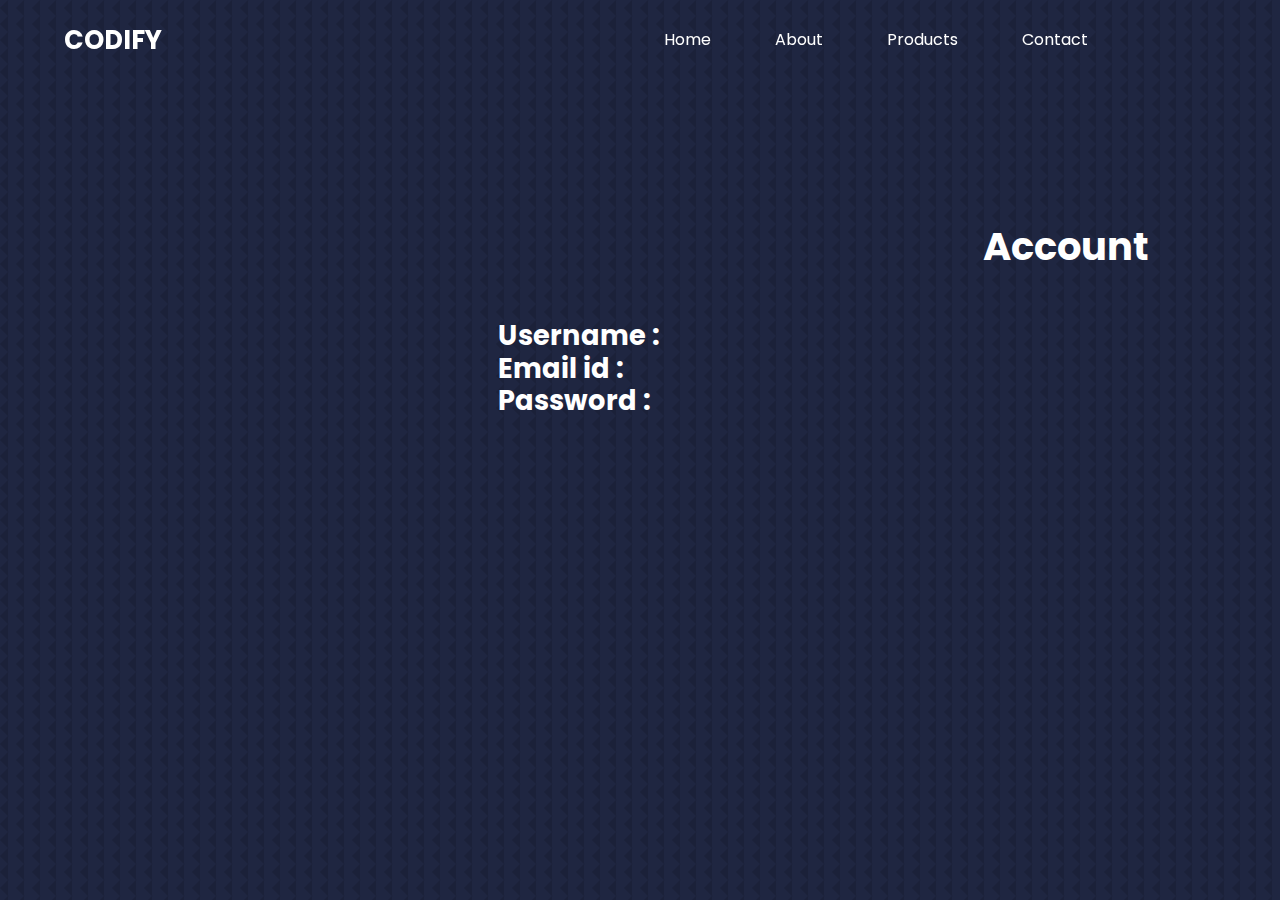
<file: userAcc.html>
<!DOCTYPE html>
<html lang="en">
<head>
    <meta charset="UTF-8">
    <meta name="viewport" content="width=device-width, initial-scale=1.0">
    <title>My Account</title>
    <link rel="stylesheet" href="/css/style.css">
    <link rel="stylesheet" href="/css/userAcc.css">


    <link rel="stylesheet" href="https://cdnjs.cloudflare.com/ajax/libs/font-awesome/6.5.2/css/all.min.css" integrity="sha512-SnH5WK+bZxgPHs44uWIX+LLJAJ9/2PkPKZ5QiAj6Ta86w+fsb2TkcmfRyVX3pBnMFcV7oQPJkl9QevSCWr3W6A==" crossorigin="anonymous" referrerpolicy="no-referrer" />

    
  <link rel="preconnect" href="https://fonts.googleapis.com">
  <link rel="preconnect" href="https://fonts.gstatic.com" crossorigin>
  <link href="https://fonts.googleapis.com/css2?family=Merriweather:ital,wght@0,300;0,400;0,700;0,900;1,300;1,400;1,700;1,900&family=Poppins:ital,wght@0,100;0,200;0,300;0,400;0,500;0,600;0,700;0,800;0,900;1,100;1,200;1,300;1,400;1,500;1,600;1,700;1,800;1,900&display=swap" rel="stylesheet">





</head>
<body>

        <nav>
        <div class="container nav__container">
            <a href="main.html"><h3>CODIFY</h3></a>
            <ul class="nav__menu">
                <li><a href="main.html">Home</a></li>
                <li><a href="about.html">About</a></li>
                <li><a href="courses.html">Products</a></li>
                <li><a href="contact.html">Contact</a></li>
                <li><a href="userAcc.html"><i class="fa-solid fa-circle-user" style="color: #fafcff;" id="user"></i></a></li>
            </ul>
        <button id="open-menu-btn"><i class="fa-solid fa-bars" style="color: #fff;"></i></button>

        <button id="close-menu-btn"><i class="fa-solid fa-xmark" style="color: #fff;"></i></button>
        </div>
    </nav>

    <!----===============END OF NAVBAR=================-->

    
    
<div id="user__info">




       <h1>Account</h1>

       <div class="user__icon">
        <i class="fa-regular fa-circle-user fa-2xl" style="color: #ffffffee;"></i>
       </div>


    <div class="user__detail">
        
        <div class="user">
            <h2>Username :</h2> <h2 id="User_name"></h2>
        </div>

        <div class="user">
            <h2>Email id :</h2> <h2 id="User_email"></h2>
        </div>

        <div class="user">
            <h2>Password :</h2> <h2 id="User_password"></h2>
        </div>

    </div>

</div>
</body>
<script src="form.js"></script>
<script src="main.js"></script>
</html>
</file>
<file: css/style.css>
*{
    margin: 0;
    padding: 0;
    border: 0;
    outline: 0;
    text-decoration: none;
    list-style: none;
    box-sizing: border-box;
    scroll-behavior: smooth;
}
:root{
    --color-primary: #6c63ff;
    --color-success: #00bf8e;
    --color-warning: #f7c94b;
    --color-danger: #f75842;
    --color-danger-variant: rgba(247, 88, 66, 0.4);
    --color-white: #fff;
    --color-light: rgba(255, 255, 255, 0.7);
    --color-black: #000;
    --color-bg: #1f2641;
    --color-bg1: #2e3267;
    --color-bg2: #424890;

    --container-width-lg: 80%;
    --container-width-md: 80%;
    --container-width-sm: 84%;

    --transition: all 400ms ease;
}

body{
    font-family: "Poppins";;
    line-height: 1.7;
    color: var(--color-white);
    background: var(--color-bg);
}

.container{
    width: var(--container-width-lg);
    margin: 0 auto;
}

section{
    padding: 6rem 0;
}

section h2{
    text-align: center;
    margin-bottom: 4rem;
}

h1,h2,h3,h4,h5{
    line-height: 1.2;
}
h1{
    font-size: 2.4rem;
}
h2{
    font-size: 2rem;
}
h3{
    font-size: 1.6rem;
}
h4{
    font-size: 1.3rem;
}

a{
    color: var(--color-white);
}

img{
    width: 100%;
    display: block;
    object-fit: cover;
}
.container>button{
    position: relative;
    left: 3rem;
}

.btn{
    display: inline-block;
    background-color: var(--color-white);
    color: var(--color-black);
    padding: 1rem 2rem;
    border: 1px solid transparent;
    font-weight: 500;
    transition: var(--transition);
    border-radius: 2rem;
}

.btn:hover{
    background: transparent;
    color: var(--color-white);
    border-color: var(--color-white);
}

.btn-primary{
    background: var(--color-danger);
    color: var(--color-white);
}

/*    ================== NAVBAR ================ */

nav{
    background-color: transparent;
    width: 100vw;
    height: 5rem;
    position: fixed;
    top: 0;
    z-index: 11;
}

/* change navbar style on scroll using javascript*/
.window-scroll{
    background: var(--color-primary);
    box-shadow: 0 1rem 2rem rgba(0, 0, 0, 0.2);
}
.nav__container>a>h3{
    position: relative;
    right: 4rem;
}

.nav__container{
    height: 100%;
    display: flex;
    justify-content: space-between;
    align-items: center;
}

nav button{
    display: none;
}

.nav__menu{
    display: flex;
    align-items: center;
    gap: 4rem;
}

.nav__menu a{
    font-size: 1rem;
    transition: var(--transition);
}

.nav__menu a:hover{
    color: var(--color-bg2);
}
#user{
    font-size: 2rem;
}


/*    ================== HEADER ================ */
header{
    position: relative;
    top: 5rem;
    overflow: hidden;
    height: 89vh;
    margin-bottom: 5rem;
}

.header__container{
    display: grid;
    grid-template-columns: 1fr 1fr;
    align-items: center;
    gap: 5rem;
    height: 100%;
}

.header__left p{
    margin: 1rem 0 2.4rem;
}
.header__left{
    position: relative;
    right: 4rem;
}


/*    ================== CATEGORIES ================ */
.categories{
    background: var(--color-bg1);
    height: 32rem;
}

.categories h1{
    line-height: 1;
    margin-bottom: 3rem;
}

.categories__container{
    display: grid;
    grid-template-columns: 40% 60%;
    /* gap: 4rem; */
}

.categories__left{
    margin-right: 4rem;
    position: relative;
    right: 4rem;
}

.categories__left p{
    margin: 1rem 0 3rem;
}

.categories__right{
    display: grid;
    grid-template-columns: repeat(3, 1fr);
    gap: 1.2rem;
    position: relative;
    bottom: 4rem;
    /* left: 4rem; */
}

.category{
    background: var(--color-bg2);
    padding: 1.5rem;
    border-radius: 2rem;
    transition: var(--transition);
}

.category:hover{
    box-shadow: 0 3rem 3rem rgba(0, 0, 0, 0.3);
    z-index: 1;
}

.category:nth-child(2) .category__icon{
    background: var(--color-danger);
}

.category:nth-child(3) .category__icon{
    background: var(--color-success);
}

.category:nth-child(4) .category__icon{
    background: var(--color-warning);
}

.category:nth-child(5) .category__icon{
    background: var(--color-success);
}

.category__icon{
    background: var(--color-primary);
    padding: 0.6rem;
    border-radius: 0.7rem;
}

.category h5{
    margin: 2rem 0 1rem;
    font-size: 1.2rem;
}

.category p{
    font: 0.90rem;
}


/*    ================== POPULAR COURSES ================ */
.courses{
    margin-top: 7rem;
}

.courses__container{
    display: grid;
    justify-content: space-evenly;
    grid-template-columns: repeat(3, 1fr);
    gap: 2rem;
}

.course{
    background: var(--color-bg1);
    text-align: center;
    border: 3px solid transparent;
    transition: var(--transition);
    border-radius: 1.5rem;
}
iframe{
    position: relative;
    top: 1.4rem;
    border-radius: 1.5rem;
}

.course:hover{
    background: transparent;
    border-color: var(--color-primary);
}

.course__info{
    padding: 1.7rem;
}

.course__info p{
    margin: 1.2rem 0 2rem;
    font-size: 0.9rem;
}

                                 /*    ================== FAQs ================ */
.faqs{
background: var(--color-bg1);
box-shadow: inset 0 0 3rem rgba(0, 0, 0, 0.5);
}
                                
.faqs__container{
display: grid;
grid-template-columns: 1fr 1fr;
gap: 1rem;
}
                                
.faq{
padding: 2rem;
display: flex;
align-items: center;
gap: 1.4rem;
height: fit-content;
background: var(--color-primary);
cursor: pointer;
}
                                
.faq h4{
font-size: 1rem;
line-height: 1.2rem;
}
                                
.faq__icon{
align-self: flex-start;
font-size: 1.2rem;
}
                                
.faq p{
margin-top: 0.8rem;
display: none;
}
                                
.faq.open p{
display: block;
}
                                
                                
/*    ================== STUDENT TESTIMONIAL ================ */
.testimonials__container{
overflow-x: hidden;
position: relative;
margin-bottom: 5rem;
}
                                
.testimonial{
margin-top: 2rem;
}
                                
.avatar{
width: 6rem;
height: 6rem;
border-radius: 50%;
overflow: hidden;
margin: 0 auto 1rem;
border: 1rem solid var(--color-bg1);
}
                                
.testimonial__info{
text-align: center;
}
                                
.testimonial__body{
background: var(--color-primary);
padding: 2rem;
margin-top: 3rem;
position: relative;
}
                                
.testimonial__body::before{
content: "";
display: block;
background: linear-gradient(135deg ,transparent, var(--color-primary),var(--color-primary),var(--color-primary));
width: 3rem;
height: 3rem;
position: absolute;
left: 46%;
top: -1.5rem;
transform: rotate(45deg);                              
}

/*    ================== FOOTER ================ */
footer{
    background: var(--color-bg1);
    padding-top: 5rem;
    font-synthesis-position: 0.9rem;
}

.footer__container{
    display: grid;
    grid-template-columns: repeat(4, 1fr);
    gap: 5rem;

}

.footer__container > div h4{
    margin-bottom: 1.2rem;
}

.footer__1 p{
    margin: 0 0 2rem;
}

footer ul li{
    margin-bottom: 0.7rem;
}

footer ul li a:hover{
    text-decoration: underline;
}

.footer__socials{
    display: flex;
    gap: 1rem;
    font-size: 1.2rem;
    margin-top: 2rem;
}

.footer__copyright{
    text-align: center;
    margin-top: 4rem;
    padding: 1.2rem 0;
    border-top: 1px solid var(--color-bg2);
}

/*    ================== MEDIA QUERIES (TABLETS) ================ */
@media screen and (max-width: 1024px) {
    body{
        .container{
            width: var(--container-width-md);
        }
    }

    h1{
        font-size: 2rem;
    }

    h2{
        font-size: 1.7rem;
    }

    h3{
        font-size: 1.4rem;
    }

    h4{
        font-size: 1.2rem;
    }

/*    ================== NAVBAR ================ */
nav button{
    display: inline-block;
    background: transparent;
    font-size: 1.8rem;
    color: var(--color-white);
    cursor: pointer;
}
nav button#close-menu-btn{
    display: none;
}

.nav__menu{
    position: fixed;
    top: 5rem;
    right: 5%;
    height: fit-content;
    width: 18rem;
    flex-direction: column;
    gap: 0;
    display: none;
}

.nav__menu li {
    width: 100%;
    height: 5.8rem;
    animation: animateNavItems 400ms forwards;
    transform-origin: top right;
    opacity: 0;
}

.nav__menu li:nth-child(2){
    animation-delay: 200ms;
}

.nav__menu li:nth-child(3){
    animation-delay: 400ms;
}

.nav__menu li:nth-child(4){
    animation-delay: 600ms;
}
.nav__menu li:nth-child(5){
    animation-delay: 800ms;
}

@keyframes animateNavItems {
    0%{
        transform: rotateZ(-90deg) rotateX(90deg) scale(0.1);
    }
    100%{
        transform: rotateZ(0) rotateX(0) scale(1);
        opacity: 1;
    }
}

.nav__menu li a{
    background: var(--color-primary);
    box-shadow: -4rem 6rem 10rem rgba(0, 0, 0, 0.6);
    width: 100%;
    height: 100%;
    display: grid;
    place-items: center;
}

.nav__menu li a:hover{
    background: var(--color-bg2);
    color: var(--color-white);
}

/*    ================== HEADER ================ */
header{
    height: 52vh;
    margin-bottom: 4rem;
}

.header__container{
    gap: 0;
    padding-bottom: 3rem;
}

/*    ================== CATEGORIES ================ */
.categories{
    height: auto;
}

.categories__container{
    grid-template-columns: 1fr;
    gap: 3rem;
}

.container__left{
    margin-right: 0;
}


/*    ================== COURSES ================ */
.courses{
    margin-top: 0;
}
iframe{
    height: 20rem;
    width: 40rem;
}
.courses__container{
    grid-template-columns: 1fr ;
}


/*    ================== FAQs ================ */
.faqs__container{
    grid-template-columns: 1fr;
}


.faq{
    padding: 1.5rem;
}


/*    ================== FOOTER ================ */
.footer__container{
    grid-template-columns: 1fr 1fr;
}
}


/*    ================== MEDIA QUERIES (PHONE) ================ */
@media screen and (max-width: 600px){
    .container{
        width: var(--container-width-sm);
    }

/*    ================== NAVBAR ================ */
.nav__menu{
        right: 3%;
    }

/*    ================== HEADER ================ */
header{
    height: 100vh;
}
.nav__container{
    justify-content: center;
    gap: 9.4rem;
}
.nav__container>h3{
    position: relative;
    right: 2rem;
}


.header__container{
    grid-template-columns: 1fr;
    text-align: center;
    margin-top: 0;
    position: relative;
    left: 4rem;
}

.header__left p{
    margin-bottom: 1.3rem;
}


/*    ================== CATEGORIES ================ */
.categories__right{
    grid-template-columns: 1fr 1fr;
    gap: 0.7rem;
}


.category{
    padding: 1rem;
    border-radius: 1rem;
}
.categories__left{
    position: relative;
    left: 1px;
    bottom: 1rem;
}

.category__icon{
    margin-top: 4px;
    display: inline-block;
}

/*    ================== COURSES ================ */
.courses__container{
    display: grid;
    grid-template-columns: 1fr;
  
    /* overflow:hidden; */
} 
 iframe{
    height: 20rem;
    width: 4rem;
} 


/*    ================== TESTIMONIAL ================ */
.testimonial__body{
    padding: 1.2rem;
}
/*    ================== FOOTER ================ */
.footer__container{
    grid-template-columns: 1fr;
    text-align: center;
    gap: 2rem;
}

.footer__1 P{
    margin: 1rem auto;
}

.footer__socials{
    justify-content: center;
}
iframe{
    width: 380px;
}
}
</file>
<file: css/about.css>
/*    ================== ACHIEVEMENTS ================ */
body{
    font-family: "Poppins";
}
.about__achievements{
    margin-top: 3rem;
}

.about__achievements-container{
    display: grid;
    grid-template-columns: 40% 60%;
    gap: 5rem;
}

.about__achievements-right p{
    margin: 1.6rem 0 2.5rem;
}

.achievements__cards{
    display: grid;
    grid-template-columns: repeat(3, 1fr);
    gap: 1.5rem;
}

.achievement__card{
    background: var(--color-bg1);
    padding: 1.2rem;
    border-radius: 1rem;
    text-align: center;
    transition: var(--transition);
}

.achievement__card:hover{
    background: var(--color-bg2);
    box-shadow: 0 3rem 3rem rgba(0, 0, 0, 0.3);
}

.achievement__icon{
    background: var(--color-danger);
    padding: 1rem;
    border-radius: 1rem;
    display: inline-block;
    margin-bottom: 0.2rem;
    font-size: 1.7rem;
}

.achievement__card:nth-child(2) .achievement__icon{
    background: var(--color-success);
}

.achievement__card:nth-child(3) .achievement__icon{
    background: var(--color-primary);
}

/*    ================== TEAM ================ */
.team{
    background: var(--color-bg1);
    box-shadow: inset 0 0 3rem rgba(0, 0, 0, 0.5);
}

.team__container{
    display: grid;
    justify-content: center;
    gap: 2rem;
}

.team__member{
    background-color: var(--color-bg2);
    padding: 2rem;
    width: 22vw;
    border: 1px solid transparent;
    transition: var(--transition);
    position: relative;
    overflow: hidden;
}

.team__member:hover{
    background: transparent;
    border-color: var(--color-primary);
}

.team__member-image img{
    filter: saturate(0);
}

.team__member:hover img{
    filter: saturate(1);
}

.team_member-info * {
    text-align: center;
    margin-top: 1.4rem;
}

.team__member-info p {
    color: var(--color-light);
}

.team__member-socials{
    position: absolute;
    top: 50%;
    transform: translateY(-50%);
    right: -100%;
    display: flex;
    flex-direction: column;
    background: var(--color-primary);
    border-radius: 1rem 0 0 1rem;
    box-shadow:-2rem 0 -2rem rgba(0, 0, 0, 0.3);
    transition: var(--transition);
}

.team__member:hover .team__member-socials{
    right: 0;
}

.team__member-socials a {
    padding: 1rem;

}


/*    ================== MEDIA QUERIES (TABLETS) ================ */
@media screen and (max-width: 1024px) {

    .about__achievements{
        margin-top: 2rem;
    }
    
    .about__achievements-container{
        grid-template-columns: 1fr;
        gap: 4rem;
    }
    
    .about__achievements-left{
        width: 80%;
        margin: 0 auto;
    }

    .team__container{
        gap: 1.5rem;
    }
    .team__member{
        width:35vw;
    }

}


/*    ================== MEDIA QUERIES (MOBILEs) ================ */
@media screen and (max-width: 600px){
  .achievements__cards{
   grid-template-columns: 1fr, 1fr;
  }
  .about__achievements-right{
    position: relative;
    right:1rem;
  }
  .achievement__card{
    position: relative;
    right: 2rem;
  }
 
  .team__container{
    grid-template-columns: 1fr,1fr;
    gap: 0.7rem;
  }
  .team__member-image{

  }

  .team__member{
    width: 20rem;
    padding: 0;
  }

  .team__member p{
    margin-bottom: 1.5rem;
  }
}
</file>
<file: css/contact.css>
body{
    font-family: "Poppins";

}.contact__container{
    background: var(--color-bg1);
    padding: 4rem;
    display: grid;
    grid-template-columns: 40% 60%;
    gap: 4rem;
    height: 30rem;
    margin: 7rem auto;
    border-radius: 1rem;
}

/*    ================== ASIDE ================ */
.contact__aside{
    background-color: var(--color-primary);
    padding: 3rem;
    border-radius: 1rem;
    position: relative;
    bottom: 10rem;
}

.aside__image{
    width: 12rem;
    margin-bottom: 2rem;
}

.contact__aside h2{
    text-align: left;
    margin-bottom: 1rem;
}

.contact__aside p{
    font-size: 0.9rem;
    margin-bottom: 2rem;
}

.contact__details li{
    display: flex;
    gap: 1rem;
    align-items: center;
    margin-bottom: 1rem;
}

.contact__socials{
    display: flex;
    gap: 0.8rem;
    margin-top: 3rem;
}

.contact__socials a{
    background: var(--color-bg2);
    padding: 0.5rem;
    border-radius: 50%;
    font-size: 0.9rem;
    transition: var(--transition);
}

.contact__socials a:hover{
    background: transparent;
}

.contact__form{
    display: flex;
    flex-direction: column;
    gap: 1.2rem;
    margin-right: 4rem;
}

.form__name{
    display: flex;
    gap: 1.2rem;
}

.contact__form input[type="text"]{
    width: 50%;
}

input, textarea{
    width: 100%;
    padding: 1rem;
    background: var( --color-bg);
    color: var( --color-white);
}

.contact__form .btn{
    width: max-content;
    margin-top: 1rem;
    cursor: pointer;
}


/*    ================== MEDIA QUERIES (TABLETS) ================ */
@media screen and (max-width: 1024px){
  

    .contact__container{
        gap: 1.5rem;
        margin-top: 3rem;
        height: auto;
        padding: 1.5rem;
    }

    .contact__aside{
        width: auto;
        padding: 1.5rem;
        bottom: 0;
    }

    .contact__form{
        align-self: center;
        margin-right: 1.5rem;
    }
}



/*    ================== MEDIA QUERIES (PHONEs) ================ */
@media screen and (max-width: 600px){
    .contact__container{
        grid-template-columns: 1fr;
        gap: 3rem;
        margin-top: 0;
        padding: 0;
    }

    .contact__form{
        margin: 0 1.5rem 3rem;
    }

    .form__name{
        flex-direction: column;
    }

    .form__name input[type="text"]{
        width: 100%;

    }
}
</file>
<file: css/course.css>
#head{
    font-size: 2.5rem;
    font-weight: 600;
    position: relative;
    bottom: 3rem;
    text-align: center;
}
#head2{
    font-size: 2.5rem;
    font-weight: 600;
    position: relative;
    top: 7.5rem;
    text-align: center;
}
.coatainer2{
    position: relative;
    top: 10.5rem;
}
#head3{
    font-size: 2.5rem;
    font-weight: 600;
    position: relative;
    top: 17rem;
    text-align: center;
}
.coatainer3{
    position: relative;
    top: 20rem;
}
#head4{
    font-size: 2.5rem;
    font-weight: 600;
    position: relative;
    top: 26.7rem;
    text-align: center;
}
.coatainer4{
    position: relative;
    top: 29.7rem;
}
#head5{
    font-size: 2.5rem;
    font-weight: 600;
    position: relative;
    top: 34.7rem;
    text-align: center;
}
.coatainer5{
    position: relative;
    top: 37.7rem;
}
#head6{
    font-size: 2.5rem;
    font-weight: 600;
    position: relative;
    top: 42.7rem;
    text-align: center;
}
.coatainer6{
    position: relative;
    top: 45.7rem;
}










footer{
    position: relative;
    top: 100rem;
}
</file>
<file: css/userAcc.css>
body{
    background: var(--color-bg);
    background-image: url(/images/bg-texture.png);
}
h2{
    font-size: 1.7rem;
}

#user__info{
    position: relative;
    top: 10rem;
    display: flex;
    justify-content: center;
}
#user__info>h1{
    position: relative;
    top: 4rem;
    left: 31.7rem;
}
.user__icon{
    position: relative;
    font-size: 13rem;
    top: 2rem;
    right: 20rem;
}
.user__detail{
     display: flex;
     flex-direction: column;
     position: relative;
     right: 9rem;
     top: 10rem;
}


#User_name{
    position: relative;
    bottom: 2rem;
    left: 13rem;
}
#User_email{
    position: relative;
    bottom: 2rem;
    left: 13rem;
}
#User_password{
    position: relative;
    bottom: 2rem;
    left: 13rem;
}


/*    ================== MEDIA QUERIES (TABLETS) ================ */
@media screen and (max-width: 1024px) {
    .user__icon{
        position: relative;
        font-size: 13rem;
        top: 20rem;
    }
    #user__info>h1{
        font-size: 3rem;
        position: relative;
        top: 20rem;
        left: 30.7rem;
    }
    .user__detail{
        display: flex;
        flex-direction: column;
        position: relative;
        right: 13.8rem;
        top: 30rem;
        
   }
}
@media screen and (max-width: 600px){
    .user__icon{
        position: relative;
        font-size: 8rem;
        top: 2rem;
        left: 4.8rem;
    }
    #user__info>h1{
        font-size: 1.9rem;
        position: relative;
        top: 20rem;
        left: 16.7rem;
    }
    .user__detail{
        display: flex;
        flex-direction: column;
        position: relative;
        right: 14.8rem; 
   }
   .user>h2{
      font-size: 1.3rem;
   }

   #User_name{
    position: relative;
    bottom: 1.6rem;
    left: 9rem;
}
#User_email{
    position: relative;
    bottom: 1.6rem;
    left: 6.2rem;
}
#User_password{
    position: relative;
    bottom: 1.6rem;
    left: 9rem;
}
}
</file>
